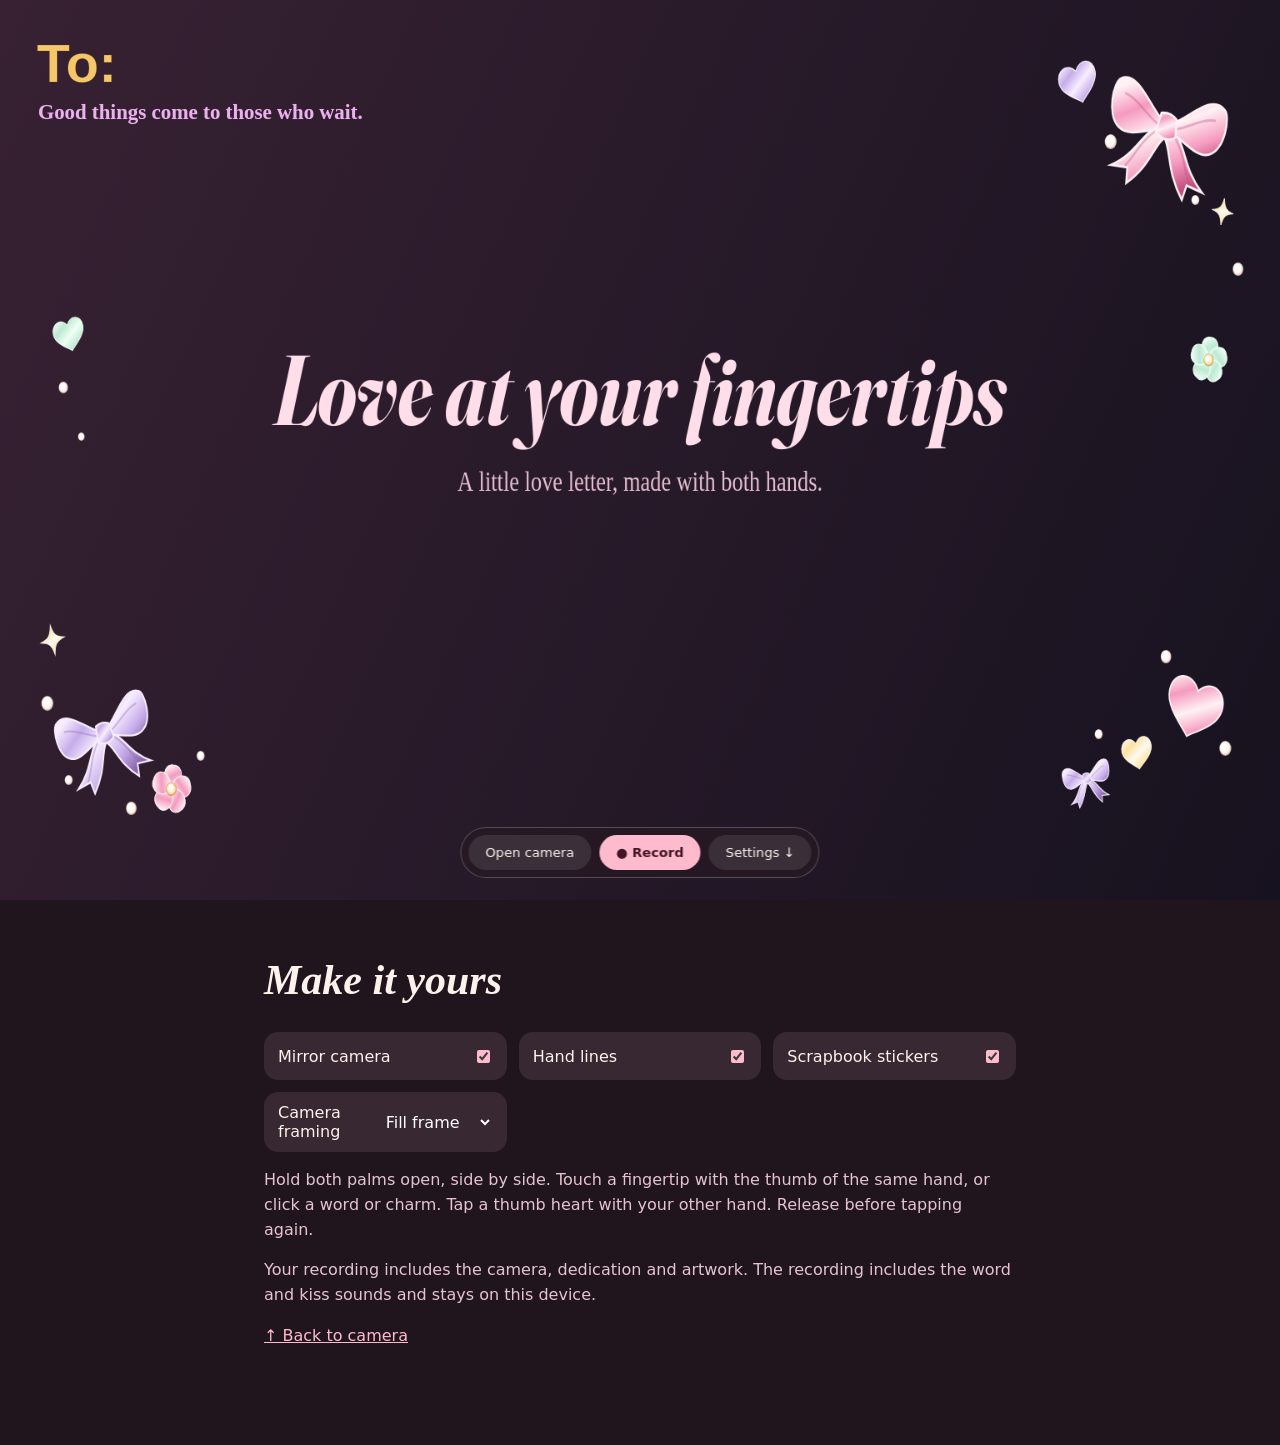
<file: love-letter/index.html>
<!doctype html>
<html lang="en">
<head>
<meta charset="utf-8">
<meta name="viewport" content="width=device-width,initial-scale=1">
<meta name="theme-color" content="#21151d">
<title>Love at Your Fingertips</title>
<link rel="stylesheet" href="https://fonts.googleapis.com/css2?family=Caveat:wght@700&family=Fraunces:ital,opsz,wght@1,9..144,700&family=Pacifico&family=Playfair+Display:ital,wght@1,700&family=Satisfy&display=swap">
<style>
:root{color-scheme:dark;font-family:system-ui,sans-serif;background:#21151d;color:#fff1eb}*{box-sizing:border-box}body{margin:0}button,input,select{font:inherit}button,select{cursor:pointer}button,a,input,select{touch-action:manipulation}button:focus-visible,a:focus-visible,input:focus-visible,select:focus-visible{outline:2px solid #ffb8cd;outline-offset:4px}
.stage{position:relative;height:100svh;isolation:isolate;overflow:hidden;background:#21151d}canvas{width:100%;height:100%;object-fit:fill;display:block}video{display:none}.controls{position:absolute;bottom:max(22px,env(safe-area-inset-bottom));left:50%;transform:translateX(-50%);display:flex;align-items:center;gap:8px;padding:7px;border:1px solid #ffffff38;border-radius:40px;background:#281923b8;backdrop-filter:blur(18px);white-space:nowrap}.pill{border:0;border-radius:30px;padding:10px 17px;color:#fff1eb;background:#ffffff19;text-decoration:none;font-size:.82rem}.primary{background:#ffbbcd;color:#421628;font-weight:700}.status{position:absolute;bottom:77px;left:50%;transform:translateX(-50%);margin:0;text-align:center;width:max-content;max-width:85%;font-size:.82rem;background:#261822bf;border-radius:24px;padding:7px 12px}.status:empty{display:none}.dedication-to,.dedication-saying{position:absolute;display:block;white-space:nowrap;pointer-events:none;text-shadow:none;font-synthesis:none}.dedication-to{color:#f5c76a;font:normal 700 65px Arial,Helvetica,sans-serif;line-height:1;-webkit-text-stroke:.65px rgba(95,65,28,.45)}.dedication-saying{color:#e9b2ec;font:700 26px Georgia,serif;line-height:1.1;transform-origin:left top;-webkit-text-stroke:.65px rgba(96,56,92,.75);paint-order:stroke fill;text-shadow:0 1px 1px rgba(59,39,57,.42)}.name{position:absolute;background:transparent;border:0;color:#db2c5f;caret-color:#db2c5f;outline-offset:4px;padding:0;min-width:0;box-shadow:none;text-shadow:none;font:600 65px Arial,Helvetica,sans-serif;font-style:normal;line-height:1}.name.has-cjk{font-family:"Microsoft YaHei","微软雅黑","PingFang SC","Noto Sans CJK SC",sans-serif;font-weight:700;font-style:normal}.name::placeholder{color:transparent}.stage.is-recording .dedication-to,.stage.is-recording .dedication-saying,.stage.is-recording .name{visibility:hidden}.rotate{display:none}.settings{max-width:800px;margin:auto;padding:56px 24px 80px}.settings h1{font:italic 700 42px Georgia;margin:0 0 28px}.options{display:grid;grid-template-columns:repeat(auto-fit,minmax(205px,1fr));gap:12px}.options label{display:flex;align-items:center;justify-content:space-between;gap:10px;min-height:48px;padding:11px 14px;background:#382831;border-radius:14px}.options input{accent-color:#ffbbcd}.options select{border:0;background:#382831}.settings p{color:#e5c4cf;line-height:1.55}.download[hidden]{display:none}.download{display:inline-block;margin-top:12px}
@media(orientation:portrait){.stage{height:auto;aspect-ratio:16/9;margin-top:0}.rotate{display:block;text-align:center;padding:9px;font-size:.75rem;background:#382831}.controls{bottom:8px}.status{bottom:51px}.pill{padding:7px 11px}.settings{padding-top:36px}}
</style>
</head>
<body>
<div class="rotate">Turn your device sideways for the full camera view.</div>
<main class="stage" id="stage">
  <video id="camera" muted playsinline></video>
  <canvas id="canvas" width="1920" height="1080" aria-label="Landscape camera and love letter preview"></canvas>
  <span id="dedicationTo" class="dedication-to">To:</span>
  <input id="name" class="name" aria-label="English name" placeholder="English name" maxlength="32" autocomplete="off" spellcheck="false">
  <span id="dedicationSaying" class="dedication-saying"></span>
  <p id="status" class="status" role="status"></p>
  <div class="controls">
    <button id="cameraButton" class="pill">Open camera</button>
    <button id="record" class="pill primary" disabled>● Record</button>
    <a class="pill" href="#settings">Settings ↓</a>
  </div>
</main>
<section id="settings" class="settings">
  <h1>Make it yours</h1>
  <div class="options">
    <label>Mirror camera <input id="mirror" type="checkbox" checked></label>
    <label>Hand lines <input id="trails" type="checkbox" checked></label>
    <label>Scrapbook stickers <input id="stickers" type="checkbox" checked></label>
    <label>Camera framing <select id="framing"><option value="cover">Fill frame</option><option value="contain">Fit full view</option></select></label>
  </div>
  <p>Hold both palms open, side by side. Touch a fingertip with the thumb of the same hand, or click a word or charm. Tap a thumb heart with your other hand. Release before tapping again.</p>
  <p>Your recording includes the camera, dedication and artwork. The recording includes the word and kiss sounds and stays on this device.</p>
  <a id="download" class="pill download" hidden>Download video</a>
  <p><a href="#stage" style="color:#ffbbcd">↑ Back to camera</a></p>
</section>
<script type="module">
const get = id => document.getElementById(id);
const camera = get('camera'), canvas = get('canvas'), stage = get('stage');
const name = get('name'), toLabel = get('dedicationTo'), sayingLabel = get('dedicationSaying');
const status = get('status'), record = get('record'), download = get('download');
const cameraButton = get('cameraButton');
const ctx = canvas.getContext('2d', {alpha:false});
const words = [
  ['I', '#922246', '700 121px Caveat, cursive'],
  ['love', '#9d2744', '82px Pacifico, cursive'],
  ['you', '#51408d', 'italic 700 105px Fraunces, Georgia'],
  ['so', '#176b64', 'italic 700 105px "Playfair Display", Georgia'],
  ['much', '#8c2856', '103px Satisfy, cursive']
];
const tips = [4, 8, 12, 16, 20];
const W = 1920, H = 1080;
let tracker, stream, recordingStream, downloadUrl, settings;
let mp4Output, mp4AudioSource, recordingStartMs=0, recordingBusy=false;
let clipEvents=[], activeClip=null, lastSoundAt=-Infinity, recordingError=null;
let resumingSound=false, pendingSound=null;
const hands = new Map();
get('mirror').addEventListener('change',resetReveal);
get('framing').addEventListener('change',resetReveal);
let lastFrame = -1, lastDetection = 0, sceneTime = 0, countdown = 0;
let mode = 'idle';

function readSettings() {
  return {
    mirror:get('mirror').checked, trails:get('trails').checked, stickers:get('stickers').checked,
    fit:get('framing').value, name:name.value.trim()
  };
}

function layout() {
  if (mode === 'idle') {
    const ratio = Math.max(1.01, stage.clientWidth / stage.clientHeight);
    const width = 2 * Math.round(Math.min(1920, 1080 * ratio) / 2);
    const height = 2 * Math.round(width / ratio / 2);
    if (canvas.width !== width || canvas.height !== height) {
      canvas.width = width;
      canvas.height = height;
      resetReveal();
    }
  }
  const sx = stage.clientWidth / W;
  const sy = stage.clientHeight / H;
  Object.assign(toLabel.style, {
    left:`${55 * sx}px`, top:`${43 * sy}px`,
    fontSize:`${65 * sy}px`
  });
  Object.assign(name.style, {
    left:`${167 * sx}px`, top:`${40 * sy}px`,
    width:`${389 * sx}px`, height:`${76 * sy}px`,
    fontSize:`${65 * sy}px`
  });
  const sayingSize = 26 * sy;
  Object.assign(sayingLabel.style, {
    left:`${57 * sx}px`, top:`${121 * sy}px`,
    fontSize:`${sayingSize}px`,
    transform:'none'
  });
  const actualWidth=sayingLabel.getBoundingClientRect().width;
  const maxWidth=487 * sx;
  if(actualWidth>maxWidth && maxWidth>0) {
    sayingLabel.style.transform=`scaleX(${maxWidth/actualWidth})`;
  }
}
new ResizeObserver(layout).observe(stage);

// Chinese recipients use bold Microsoft YaHei; English recipients keep Arial.
function updateNameTypography() {
  name.classList.toggle('has-cjk', /[\u3400-\u9FFF\uF900-\uFAFF]/u.test(name.value));
}
name.addEventListener('input', updateNameTypography);
updateNameTypography();

function resetReveal() {
  hands.clear();
  targets.length=0;
  bursts.length=0;
}

function frameRect(options) {
  const width = camera.videoWidth, height = camera.videoHeight;
  const scale = Math[options.fit === 'cover' ? 'max' : 'min'](canvas.width / width, canvas.height / height);
  const w = width * scale * W / canvas.width, h = height * scale * H / canvas.height;
  return [(W-w)/2, (H-h)/2, w, h];
}

const palettes = {
  rose: ['#fff1f4','#f59abe','#c24d7d'],
  lilac: ['#f8edff','#c5ace9','#8a65ac'],
  butter: ['#fffaf0','#ffe1a0','#bc8945'],
  mint: ['#f0fff4','#bce9d2','#609e90'],
  pearl: ['#ffffff','#fff0e6','#bd9f9a']
};

function enamel(path, colors, span = 40) {
  const glaze = ctx.createLinearGradient(-span*.65,-span,span*.55,span);
  glaze.addColorStop(0,colors[0]);
  glaze.addColorStop(.25,colors[1]);
  glaze.addColorStop(.52,colors[0]);
  glaze.addColorStop(.79,colors[1]);
  glaze.addColorStop(1,colors[2]);
  ctx.fillStyle = glaze;
  ctx.strokeStyle = colors[0];
  ctx.lineWidth = 2;
  ctx.fill(path);
  ctx.stroke(path);
}

const heartShape = new Path2D('M0 32 C-8 24 -39 9 -40 -12 C-41 -35 -14 -43 0 -23 C14 -43 41 -35 40 -12 C39 9 8 24 0 32Z');
const starShape = new Path2D('M0 -35 C5 -11 11 -5 35 0 C11 5 5 11 0 35 C-5 11 -11 5 -35 0 C-11 -5 -5 -11 0 -35Z');
const ribbonLoops = new Path2D('M-5 -4 C-20 -11 -39 -39 -56 -28 C-63 -24 -64 5 -49 12 C-36 19 -17 5 -5 4Z M5 -4 C20 -11 39 -39 56 -28 C63 -24 64 5 49 12 C36 19 17 5 5 4Z');
const ribbonTails = new Path2D('M-4 -1 C-24 9 -24 29 -49 45 L-32 43 L-30 56 C-7 34 -11 19 4 5Z M4 -1 C24 9 24 29 49 45 L32 43 L30 56 C7 34 11 19 -4 5Z');
const ribbonFolds = new Path2D('M-7 1 C-22 -4 -35 -16 -49 -17 M7 1 C22 -4 35 -16 49 -17 M-7 4 C-23 15 -28 35 -35 42 M7 4 C23 15 28 35 35 42');
const ribbonKnot = new Path2D('M-8 -10 Q1 -13 9 -8 L11 7 Q1 14 -10 7Z');
const petal = new Path2D('M0 0 C-27 -8 -26 -44 -3 -44 C21 -48 29 -16 0 0Z');

function pearl(x,y,r,colors) {
  const glaze = ctx.createRadialGradient(x-r*.29,y-r*.37,r*.08,x,y,r);
  glaze.addColorStop(0,'#ffffff');
  glaze.addColorStop(.35,colors[0]);
  glaze.addColorStop(.76,colors[1]);
  glaze.addColorStop(1,colors[2]);
  ctx.fillStyle = glaze;
  ctx.beginPath();
  ctx.arc(x,y,r,0,Math.PI*2);
  ctx.fill();
}

function sticker(kind,x,y,scale,tilt,colors) {
  ctx.save();
  ctx.translate(x,y);
  ctx.rotate(tilt);
  ctx.scale(scale,scale);
  const opacity=ctx.globalAlpha;
  if (kind === 'bow') {
    enamel(ribbonTails,colors,49);
    enamel(ribbonLoops,colors,39);
    ctx.strokeStyle = colors[2];
    ctx.globalAlpha = opacity*.36;
    ctx.stroke(ribbonFolds);
    ctx.globalAlpha = opacity;
    enamel(ribbonKnot,colors,13);
  } else if (kind === 'flower') {
    for (let i=0;i<5;i++) {
      enamel(petal,colors,35);
      ctx.rotate(Math.PI*2/5);
    }
    pearl(0,0,12,palettes.butter);
  } else {
    enamel(kind === 'heart' ? heartShape : starShape,colors);
  }
  ctx.restore();
}

function decorate() {
  sticker('bow',1750,152,1.43,.24,palettes.rose);
  sticker('heart',1618,101,.70,-.28,palettes.lilac);
  sticker('star',1834,254,.46,.17,palettes.butter);
  sticker('flower',1813,432,.62,.15,palettes.mint);
  sticker('heart',1790,852,1.03,.31,palettes.rose);
  sticker('heart',1706,905,.56,-.18,palettes.butter);
  sticker('bow',1630,934,.58,-.21,palettes.lilac);
  sticker('bow',156,880,1.16,-.31,palettes.lilac);
  sticker('flower',257,947,.66,.17,palettes.rose);
  sticker('star',79,768,.51,-.21,palettes.butter);
  sticker('heart',104,403,.57,-.26,palettes.mint);
  for (const [x,y,r] of [[1666,170,9],[1793,240,6],[1857,323,8],[1749,788,8],[1838,898,9],[1648,881,6],[95,465,7],[122,524,5],[71,844,9],[103,936,6],[197,970,8],[301,907,6]]) {
    pearl(x,y,r,palettes.pearl);
  }
}

const spokenAudio = {"0": "SUQzBAAAAAAAIlRTU0UAAAAOAAADTGF2ZjYxLjcuMTAzAAAAAAAAAAAAAAD/84TAAAAAAAAAAAAASW5mbwAAAA8AAAAbAAANaAAXFxcgICAgKSkpKTIyMjs7OztERERETExMVVVVVV5eXl5nZ2dncHBweXl5eYKCgoKLi4uUlJSUnZ2dnaampq+vr6+4uLi4wcHBwcrKytPT09Pc3Nzc5eXl7u7u7vf39/f///8AAAAATGF2YzYxLjE5AAAAAAAAAAAAAAAAJAJbAAAAAAAADWipy9GTAAAAAAAAAAAAAAAAAAAAAAAAAAAAAAD/81TEAAAAA0gAAAAATEFNRTMuMTAwVVVVVVVVVVVVVVVVVVVVVVVVVVVVVVVVVVVVVVVVVVVVVVVVVVVVVVVVVVVVVVVVVVVVVVVVVQSVCi39dCdHkbQn+r//6EIQDFvzupJ/yd+dn7c6E9UOivzvfU7zkZXRlPf/81TEawAAA0gAAAAAnjGMnYJp74jD0gtkMp/k/6BxwAXAAtwN6IrvoldBBcCAAh65oAEHFm//wATT/iI5/9d/hPCc67wn6YGwAGOIAAA1RnU2q3e88Bp66B9Y9kyZNCCCEREZEY967SGAa493dxD6eFggRkTpmXb/81TElgBQBAAASAAAT088HHwusSZ1IcoGCRBkLXRt7CMmiQ6bh/a7FYRtqIMp5A5GjnULgxhGG20DBGSIMXWIEDCAnbqEHpmEFkIiSYDOCF5bTQIq2IAgwHSUA13z1w5MnuWmyGPd+ygg/XB16YgWTbiAis2BYWb/81TE/xqjtTw0EYfgRF7/2e2J2eAwtokLCJCzDUzEI2DInAEAAGAwxaNG3tz//9QRo26QIBQgh7u8EBwHgfnwibvli4uLv8ligoKJLvcC4uLi7wiJcIiVy6IiJ8IeLvfyWLg0FDJd7QUF3/d9BcXFxcXPcs9Kl9D/81TE/yqz3YTUMk2NgUMtCETt9EIFBQURILFxc+BQOBRRQGhki4Nwbg3FxQUDgGgNA8FERxcXD8Xe5epFwVgLgLgvPgXFz3d3d6+ETLBuCwPDJc94R3d3d3uSxcXPSADwAAAFAiClmDsRk4ARq3P3YctVv5V84Lf/81TEvyqjveQBSUABO0VqQBbwogWFlOmgxcAqAFcLWEX7uprwmQKQG6DbIF0kXoIVoLGHPDjGDJx51L1OYE9NBkYmg7R7GBiSBto1MzL+o0QQJ48ymPg8Ez46Ku669lLo/pNy4ghkodTN5mUEEdSCSa0Ve/3+uyv/81TEfyi0HiSjmmgAj3Ni4Pc3lxlDzOLNS+1Ta6SbK1//7/U7fvRNzNI0QTWfQWedsFotFYoFYEFYtdttYoueF+dnA2xqUIDEoPTTNx7mZqofB8oMZkc+okw+GxDGEJM3HhmQ6E146mZul/TTstPUmu30DiK0Faz/81TERxgB1tZfiWgAzV6FN3/TR33tP/p9X7vB81fpnmUNoZ//6qBXQIIRFovfXhwhqX1PkUpm3ZdCzGLWucqc11aw35cz6xYyL4HuLQ2UgkF4DddZ0kBMBu0ZdJaqYEgroGr9a1dA0bZAwN+pF/Q9t7HjM4YEDkL/81TEUhehmtMfz2gA3+a/o0fO55T45/9WlYoAQCuvzuU4olKC8gz7BoVFsVw5dU6DGLXaPr5hYMcAKmK8kXYQniJ5YzRvw+YEHHHHLCt9DY4AMxEDjT9fEZQDADjT2eEBr/gWt9192Jdtd04b7U28oYZRBch1PN3/81TEXioLMpjm0YWkEvHjkMusVBCTa55MbEuTSbWgEBiS/AIJCVNzJ9bzmNqOJKn/sdlumdDGU5tOj6DGeyuU9DupO3kdSPor6u6Q4VCQuHFm0f4jAcoqYEPBoAcF6TC1f8DcFFFx+GgX8/zC5mFfMz7VAykra+L/81TEIBtJusL2fg7oNg1LNcfxbuXqkVXc0X0fWpnuYVjfnCyBi1RHb0bU8bPeQJluQObMIv/oY6syo1M8id5cRfxZkVSIBK7lSMgenCKRXraVbMrYWCjSagzVAbbRiB4m4//qXobhls2AfAQUyDVE2oUDlryE8NH/81TEHRc5Ks62eEdE1fr5Wi1Xp+hE+8Kwbivp2851Fv4gCsj8j8aMkSChQETyBYWIKGpYpQTaOJCf//1q3dLllAkPC48v7dTvYftXMKtNK83JKNWrjRHC9T0VdhdxHNcFSVwaLh5EA97oQBUNP64bDNbhw6wWUEP/81TEKxaZEuYWelCqHmWHJKILmx6TVQltuWRFwRChPmfijGgcQh1nW3/4xKU+hKJ4eHv3adLUMGjTaE0VpyRUutwT1jddHioiYqE93Ly2E5Z7aEgtPUbDgnNMDgOpk9RYenXWhQSSeuRP2j9/rPX/O5i7MZZjoqH/81TEOxgB3tX2ewR+kmOqto5ioj/9n2srERv7nEoJlvWW6TTPkSiFjUAc3+jI7+aCCevQGYbrHriqXl17SA6UWvSRq09MldO7ZOO4HVK5IDIkwYcMxe+iJRaunKSpcwvRKsYi95GWQ4BCgwGjITBcyP0+SCpkERb/81TERhco0slWDhgOu7NXOYk//9AGNL0W6g76N5Oq/4h+cHLv1gDNuSme1jY1awPoeU20Qa38BDd55ho2LiRSxvdzcdV4XlM5W4HEoCQf6fCpO597PNGdzLoum/TtPW+if7//VUpdXWQ/p///+RIIke1Ral2XNwz/81TEVBc6utF2eMUSSLHRC5n/U6wZZVRLjItuMTH3AJrq+B2iXoKAp98FGdMh824nEY+dwRX6/CqmaGLuW03TqZ5wIZTjOqDCnkLZxnqEGCoXSaupQIQ6wi1zVT/2ngvOPDKySBEn/q3X2uZ///u8ABh5BCrWezb/81TEYheJStZWewRatkactos/lgSEa7rkTSCTwhC+kJeMzMKH0VZymgPc7gFUcVCoWrbC9b0kM/imPUlrk3JSqqtEFNvPSU+4M1Wa0U0y6yZ39f3hEFF0f/SiOmT2z//9JeTjxgrVoLKmhdAC1ikC2jOL3vRsmg7/81TEbhcJAu5ewwbKnAXcPU9Iw3rv3AyvR8O6N0B6u5fR9UyirQjqoVp+oVp4p2DpOYeRQT3ek3//R//ViMYCM5nWYqXUxM2Q/+oXWUCgmo//r0cqROmFErWA/Nn+FGUil+5keTn7RQUiQduuzzuCxmajrnF21t//81TEfBbh5rZeegTgslnmX7S+fyvtNf/O+FrkpODUYo/KkotHTFz+rf/7dj0VrsMXT//+zeZYidf/4RNunoSJgBrV9u732tEUxalgIRYZTwuSOskFuKkGY98AUo8oLIXorNwI33a4EtIIttzpb5dSq4v3LuVtDdv/81TEixeCaqB0wYS8poQflFXZxE9hjYiB3OStkJYzk30fldDPY7CbvFTn/xYWNrdO7PVnr5LWEXLdZPfnhzzx0kdQTJAmYnwwdCQShLQt4cYxqnR/S3MeF0goEe8QCokCwNLZiNXaWYnqWNYy6+suGKRqgXScSq3/81TEmBo54qJ2ekqQEoGSRkm7UmUiieQTSRZysnM6UwLpfGEHcOobYigmQC+YDMSIlY5DMRglSAXC0tJQkyo6XGpGRuxOP3UtVA7Us2JqRUUjxiiboXSRZ///+u1akUnXvW6H96jatkUH+nq9Kil9Gtv/9GpL0Uf/81TEmikj7mwpW2gB6qnWiySnUkiYsMoGr2rWoEF9ANEPGKYGbwIjkbNayFLQSCuwxJ3C0EOoSXgh7kYc6Pdk8ZU8HS6azpUbNPjM99Vval/C069o+pb+l5nKCdBAaTxNoad29Q8PzWPUgDCq1Q08wmEvyjXMCcz/81TEYCmaFm2TmngAFEo1WZcJvSBDcmNgetzWqrqqKoTM1BizuDK/em66xr//X/x8yPSSguGDksxRioJyB+KiGAHB1iiDVkmNqOZW8gz+kYr/tXWNS2JXXa23eRy7WBoAB/wtCiCgZ9TbGMJ6V3uwq2XynN9CQer/81TEJCDSDpJfmGAAwEjYZHgkILUNljjj13Ppt7blJ285NszWlLQtEs0omEkCwyam1zrisoZz6KYCydxxzsJjz688hshacVXuG7j+W+2SSKw65rmpH3fYip31Xx3tFNEWAqMZ9SCZMyCBAlrVAalYAfo7CEtOuC//81TECxnZ4mBlz0AAmVtxtmSU0N7NWd7Jhg3TegVjpdSGaYapcVgYajEd388rzB4oVc3AKgbODoLWaSn1kOQiGFmZrd25TWyyv1S8NcMPlprYw2xCALgEFHtKo25GmJuSER4aEj0lBoKqDgBgEYTx2AAUhxC6J9X/81TEDhp5xkgiegzwkBkbz4Xbs0YNKIyZtfVsuTh1IipxEcGmQaZLVXXqufZw0UQJhBmpiajUySyW24KEi0C+WjL+WvvOv23z373nc2SJdDCxYOCKqAVEACo1OGGHXZVogrWn//b3/9UuwOYTISYDMSa8o4kAgoH/81TEDxTRRjgAeYY0gEkSJGonAIKoklSr7MzMpVS/ZVUr/xtQEBAVKiVVVUl+lqqgLx4KwWBrBU8WDtQNHiOIga5YGga4NP5b9busNf///waVTEFNRTMuMTAwVVVVVVVVVVVVVVVVVVVVVVVVVVVVVVVVVVVVVVU=", "1": "SUQzBAAAAAAAIlRTU0UAAAAOAAADTGF2ZjYxLjcuMTAzAAAAAAAAAAAAAAD/84TAAAAAAAAAAAAASW5mbwAAAA8AAAAfAAAPSAAUFBQcHBwkJCQrKyszMzMzOzs7Q0NDS0tLU1NTU1tbW2JiYmpqanJycnp6enqCgoKKioqSkpKZmZmZoaGhqampsbGxubm5wcHBwcnJydDQ0NjY2ODg4ODo6Ojw8PD4+Pj///8AAAAATGF2YzYxLjE5AAAAAAAAAAAAAAAAJARRAAAAAAAAD0i/3Py5AAAAAAAAAAAAAAAAAAAAAAAAAAAAAAD/81TEAAAAA0gAAAAATEFNRTMuMTAwVVVVVVVVVVVVVVVVVVVVVVVVVVVVVVVVVVVVVVVVVVVVVVVVVVVVVVVVVVVVVVVVVVVVVVVVVVVVITxK8LeEHYQHNH9LCIDYQ7E5v00J+k/CeF/KafnxA5pTf0eK6dhffhP/81TEawAAA0gAAAAAz/0J30QGOaPCc0JK6K8UzR4rwqTzhPCTdgBXNBaLBAGwh+IHFhBG6Im8GF9FhFFgAkDcg5gCv/wgMEIw7CwAGOEV/dhgOCKePM/D7iC05Z0ciXUFlYFa2QFpACbuH3EzM2G/ust7PpAnB6T/81TElAAAAAAAAAAAM1MxBwc4IJlEzEV570gmYiTpB9lSZkuTrN7QeeUM2DMP1AmVjLIIkzEBdSMB1mKJ1K7og9IHri/Hx7MQBDVkC1xlum00q71MyD03JnIOsAHrABAWtaB7W2ucMiSaie3JjdcjSYrP7/+T/Ub/81TE/x7jfTQCGEah0ESN6CJG03ue1GJRMN1CotiA8KMXR7DEdLMiso6aNRyC0nIyjkiAiwGMAQWaJJkYELvTbwRidRIUMeD0iGRzAAgeTJ6fbSTp07IREZfMUgT3mIaCDCBY/np/nhE33vTFRzMe9jIezAAiA6z/81TE7io76YRUMZM9QPohllIrTIPUH0CSAEbiHvXhiCr3Wi7vnp9ou9jHYEGHheund9k2y7snpAnZiB5O7uIekIhsjwQIEIz3d7EQ+k09s/f7ggQy9e9u9MISDk0yCBBDDJMz+4UGRHRIbzRrGAYBHBwF2PJE34f/81TEsCdrvfAKSYzd8fycwl96Nz+VjHue8pXmiRBhou7P5YpZnKECgoOl+XS5ukINxoyRSkQx5LHogoKL0eZ05YdigoCgGhYdhwfIoHiIOcYNIFHMu1HwpA4hP/uBAETiE7/p4MQXPiixcXF5SmMRefvTri22Wd7/81TEfSVS4iQTWUAA/iihgAb+FzTBAEPJh98eJ3rB8HyaVAgEFWovit8EnWHGauKXvwYUsDkYggnHJ2Pgi86cj42uD4T3MY+PCQPAqKgXiOf5Z1oWQ//VkXc/+2YxrKxtslNdpAz9nMmPQ0cIDKsQv3l354s9P2r/81TEUhgJ3oABmjgAf8gqv+j2f9DGrqPK9HWqANVAUhBaanc6ByiHI5CVLXtfxGU1QJdP0s68Vjv4wJ+dmq2OjqgGM6DwRBpqjUady9pAaNud6ee/Vv0sY39kXNjc04bDgkKccYL2ICkD6OQ+nW85/z6HuZ//J///81TEXBfptpW/2TgAy70/VUjlUFagE1K3a9EnjKmo94tHpwE1S1ISsfmLSlZAYJkH8p1v9pMKqbkKv2HjQO5acK4GrdLYNz2ZlPkt3Ly137+70zSZzKKcmcd2W16Z9xte30w//P4+usw4w4uVGYJk45do+ccj5O//81TEZykD9om+0wsYVrBzFZjvX6oQggOISvjxAQCwkOCZwHZGqLj3b+SpzMU50IdV/fp/JKcjDg4ofYXPFxpP9vWg5WnT/oyCpoIDrSpaAEpNDEJtbJJCvV2kdGYr4HyJ2/t8FmVO5qdsft/1u725/pscvzw0ovP/81TELiH7UqJeysU0eGP0IzdW9f7JZbMc/O6t8Pr+f+b9pLbX9/Tl/k3VN4Kx0mdIQPZLP2xW6pU/nSU+RvIiUGf9KMQyqcp10J/71EJDCYQpCJspY/R88ghmqdzrcYQ35Xka3eSUggesbkqBvw/f+kiLYkLIevH/81TEERc5ntZcesTOWRFfJIJusuUY7SHROcBg4zaAg0vQJICA/nJsQjkMYp7wEWlcikatCMfJ4Zlqn//RlhgPGKmoAKdTvycJE07uTwwA1pz/9zMCMD/11WBiepp3XdAAXCv7OEZuB98IiasE3UgEP6QAtkQ0KET/81TEHxc5RuceZkp4EbSyeMeqr7AxeW9+lXyeqL7T2SCemXIzph0euVJf/IgBK0FOofJqLs3fs+ofd1+UbD7v////2nRCTr//zNzPS/du2uFuQfGfY23TalSrQVdZBJCa4zICRVgIwPMHW7FndaWNP6WtMbuwcK3/81TELRfhgwJefpqKFhdAsGJ5Q+EgiyiozU84X+iSiOiQPP9ynsakggp1odSC9zffKbPP1f//Z4ssS+rZ5v6qp6ZWm89ts23Be9vfkHUapZjwLNp/6QOKN8GY6+bGglvWRKIKuPvX8M7xAYuNKaLrDDH6Pztz+3n/81TEOBch9yb+eUdSDKdAmHXorZ09P8itoX86HRtAlco7/3/cs6ERQEAWN3e7lcORaqWUeZspGCWLwAxeXRBPaqU6HfwxhKiVHmxIgV9w2/OQGs5bgDcOJmhvyuzXyoLS0vaHAxn6MMnSocUmk9fa0uIgOGa3bZ7/81TERhcoxur+G9gcGkR5qK9ossmNt//+pLUGlE/9JJh/102JJkYKAKTzVi1R9W3RdlfbPICz6yuDeVW+vjGjfBnPo3U6kS7gAKS0HBkm8b9BAEx2M26eZQ75cs2ECUCNHaW6gi5AFFG6wcJDabv9n1JeadNpvaf/81TEVBbZOt42eYcGmd+9Pfb/w2quRhkKVQc3856lOGdRuI9bHKovieycHC8mAlCOpz5K6yttNNqY+od9ULomkxVdd1bm5DlRgx9H//O3Lo7f/UE////KGmGWiJw0MFw3XXHHmEYILFX/579Fzdi/KMtwSis9IZb/81TEYxXp8uY2w0SWK+sk/JNFhIgdOsJMgyVwvljLDEup2KmkHBG919xgfaSty4qqS17xzt2r9NbOY4ALW7GN3dFKrOUHIOpAL8kDTgVJt2//+VKrQEG0GE1KxW68VYElQMQbABJVbvaCUmt8QAcrk9ELIbGyCHX/81TEdhehrvI+egTuTeZSkQ475wZzUmbLaojl3lIMHasbqvRXjx+vzs7dW1bVZpSzBAOtU3Ny+bUctQ8/5iz6P/9lHX7r8J65kAF//DvyAcVk0hkNFSbsawuxxnOH6X+QicN9VZZfltRW88tqHKuzAyUTI8n98Lr/81TEghahrsIWessK108YzhejqihmZHbN16tqboc7hgQGunYdgIHwVeJavb9F0RV//UTeFXkn9k7EvVRFv/b9hJSCAHHLDdnUeB8p2tKwpkiJRWhQqwUJiyZJkDOwmtxp16vDKwraXI6w1yn8eEtyjC/FJKqYnsn/81TEkhb5RsY2wwSuFTd4W2PMORlsqv9blb+66O6CLAyaNbjVnv1rsXiHFzBjFb/62/6GdjO5SmAlZsr///10V2BCmKgI9bI8JlhRoKhoqtbv/8CvHwqFJ2b0cHQJxL48PmGxDNzEWmmE7zh0oYxLb4qfnKSSqYr/81TEoR+6vpi2wYUwcOcoeZgUCxqSq2oAXrhMNTji1qogiKtjFpZUVr27urn4t0KB4RqJaBmLAJB+HjEHJKsc7tO5VycxcoLMwpVf/FfK0z3/OvEUyqOuphhgMiwDue/MkWCSWCl3dHJVsJESJcCwbNu/NRZws4//81TEjSRCPngO1hA8vFQCGEIZpUqxIwuGHgKTbJA8SNu407+zdi/dYbO9yY1I/ytV7316zhSKzlKp6nqEoTez9v3b/TyfjMKiOQEF0m7kKu9Y083Wj3pUfU4z3H92+3Ioj8/fd+/xD//vtv7ZBqb6zth6fdhYXWX/81TEZyHbVnQi2YU/sg06/euxO4eS+er//yzr0/bqnETkz/gO6/M/dpyzkb9qQTt9ZWtVsZMWNoEZImPU3UdFzEkPrSs0qhMqQaUZyNZCPtKqj9Y/hOOD2FlqJipqnKJIH6Rzq5pcRH8wre9jnNCvHomCAmItWVv/81TESh/K+pJUekZ9Oc/y7D/i0XKzkbh2eEdL/PKecdXqW+ijPOmnm5vdCD8DGQc3+P6/9D//+OYwdSkWVzOMu8XVKXlJeVM6+tLPvqVGFCcsKSZUdc+aQKKo4JFBoG2skPOkbpsv4yV3/NiyYESMz3ze2Q7ko4v/81TENRdpOqMUwkY0ixkkImLEV4sksDJiPFmPtjnxVpGukXUETEq89Tv9dX+Y11f+RUjqoLIzbXUk7G7SB5QTwCEvHlUmIPJWm6SHk5HM1iHpqr5uShGELGCSs1u5puyt/kZ+03NmzBuDwmYuLAsEwClyktA7Wp//81TEQheZYpZIaYY0WhinLIIPoTrU+YFHe2xr6ssRjdOWGIPJYV7x3TU2f2NMszSco9o/4dJBViIuRrK07WvEMK4xehKY4GM55UfQ/p0mOosvMjWvI2aVjyhpUdW/zc2MNCzsslqCU/RCogHGwcGsqCxNQd0OWZb/81TETheRqpZUSMS096ZB8ky+v/5WBQVFRQeEOtU/aUBAMLVTkI4FspwN2gcsyYIh1aU9PUS9pVd5u5ssm1bZUXobVo8tmmYSAoZpFToLEg2EwEPErryVOIRSFUAVq3WHXEfWgSB1T31f+E3MvKxTkVPlj1nnmZb/81TEWhd46nmMYkyA9WSJVEgWIztmj6FbXx6opJY+0SLesiFTSsvHLj4xImr8SElIiZCWDRwUaglKVSjH9XVcK5NhhQNNOniz6nyp1p4RFkFXEJ08R/DRI8SQjzv/+If3/d//VUxBTUUzLjEwMFVVVVVVVVVVVVX/81TEZxTpOkwCYkZcVVVVVVVVVVVVVVVVVVVVVVVVVVVVVVVVVVVVVVVVVVVVVVVVVVVVVVVVVVVVVVVVVVVVVVVVVVVVVVVVVVVVVVVVVVVVVVVVVVVVVVVVVVVVVVVVVVVVVVVVVVVVVVVVVVVVVVVVVVVVVVX/81TEfgAAA0gAAAAAVVVVVVVVVVVVVVVVVVVVVVVVVVVVVVVVVVVVVVVVVVVVVVVVVVVVVVVVVVVVVVVVVVVVVVVVVVVVVVVVVVVVVVVVVVVVVVVVVVVVVVVVVVVVVVVVVVVVVVVVVVVVVVVVVVVVVVVVVVVVVVU=", "2": "SUQzBAAAAAAAIlRTU0UAAAAOAAADTGF2ZjYxLjcuMTAzAAAAAAAAAAAAAAD/84TAAAAAAAAAAAAASW5mbwAAAA8AAAAeAAAO0AAVFRUdHR0lJSUtLS0tNTU1PT09RUVFRU1NTVVVVV1dXV1mZmZubm52dnZ2fn5+hoaGjo6OjpaWlp6enqampqaurq63t7e/v7+/x8fHz8/P19fX19/f3+fn5+/v7+/39/f///8AAAAATGF2YzYxLjE5AAAAAAAAAAAAAAAAJAPeAAAAAAAADtDVG0X0AAAAAAAAAAAAAAAAAAAAAAAAAAAAAAD/81TEAAAAA0gAAAAATEFNRTMuMTAwVVVVVVVVVVVVVVVVVVVVVVVVVVVVVVVVVVVVVVVVVVVVVVVVVVVVVVVVVVVVVVVVVVVVVVVVVVVVCKX6uzH//RTiJcmQPapxpcmQPMVFRmPT//f///9UZn1Q0kMCwmQecOn/81TEawAAA0gAAAAAIYDAljQ9F/qimGGOT7M//0UxRxYg+pijixB0VFMzHRUUxRxZD8zDiyH////+imZjtypKGJkDyizkQ48geY5RqRCFJ6IDAXRAg6btyQBAYIydGQElRR7ZGGxQYnDwLnwoBaWT3qBQEA2Tz83/81TElAAAA0gAAAAAvaguFyemIQz+chQYtdHvUCgkLgmbnP2jRo2yM2oK2/pQAgGGUY2CZPOGbmo1xW3v65PBMNyyerhtxGbQJt/9cjBMEye0SDByWzMzEMRz8zP3KTNKUmb3uv+F4QBEN+X/lNQgQAejcOz/KUL/81TE/xqj9OAMOI3suAQ8JAiMvzai8zX31e/My3GSCZuOTt0gNBEJh4cLL3bM0ZIBAdNyl9X+cCQJBv15YJBMivUqSb6vlVKir3m1jgwUjknEbS8vQX2VgTyhxDmUWjXz+s/3wHJ+TNfnP/AiZ/lyBzh72lAQ8VP/81TE/zJL8VwCSlkdQDYUjGu9Z+clAxVQ/9IC3XEVzRXjACZF/IQjL/9T///0J6uQOEnUPh887kJzzuxxMDvQgcAjIQgCAQmogHFop6sp+p6UIovO9UDn5P/6ibi56nQONP9fznecOBw5Lh6IHeQbKf84UAhS6A3/81TEoA/YAgGUAEQA35QFWz5/A5bOKip0v0U5HnqURjgFxwV5us/8f8r14x4hHEJ3f0MggiCEI/gAiv0AGh9Kj4n0u39dUo79lkuBz/4nh8EwItAn2+/aiUOCcP0dx+UIVW/0DFJdR0Ng/HwB3lhVMXaiyEqyqF3/81TEyxc6/lQ0eMoIPAwSxVpuHf0f26KR+T2+qn4cCeO5BBkV0DaqOBiANjgiqroDDgYeRRmc5hLvXZk092p0f9f//Vaa5f/669i///7fya7XYQ58hCLHIIlo9AhmFaK/dt7bG5I2oRSQX82XyA9pNcqpps1HiuL/81TE2RXJknwAyEa4SV00K3tyv1IJBdb0KCgs1Fh+DUgwUAYFbuXRlqFa6tmuuf1GtfjS75Bowionx/lSIRZqC8G6mKgwgWLZYwlkqatWYIJA3o0lW+k7otOhTrvhCCTkd+1Eb/nODHBCHRTfg76n6qu/PfQl2uf/81TE7BnT7ozK0wRlBZGd23PdhrAgbCzqgb+aHZtWl+TLZ76iUFS71onM46Ic5uiqm3WUtSxvWtgOJz6mgNQuejmcsZCmGTp6PkgAnYtp5C3kx0ZiRzUrH1MYoannKGLR9j9PS8eUNxv9QMAcHsq3//4cQTOQ+9H/81TE7yPb7spewgTeYB1uusiKpKm9fAX7P/2pnDSWXPJxa+cspe38ailJk02YkRJ1qQSTvstDX//vWy9LW8c9A8KCL2Cpz3rs0YfIzBGf+R5ERQlIwbxmT//onW//3SH//+C5N6kqILaLKoACl9eIfQgtMxmhQfn/81TEyhe5GtZ8ekbmJCG/b/ooOgpI3gqBVmXRXSArmiCEPRwX8/xbZr5URva4j/L966gGAwsKExOeNCAAA4KTntqWaNt1///7ooVOC6tet60B///+hbzodZSxxirAFqYdFgDR79LW3QKpgcVf9ZxwaHO9/8gIcaX/81TE1hdJqtZceYT24U84jCW9Nw7gLmfykfZ8tKS7idqH8WrftRIAvZowSjvPTiXcQ4xNzjahrXxxNRXLY8oqQPAR1ZN0iE6d2I3////0ZPU1b/qf1+Yjuj6f////QneYfkEQTFZlCSd5uZgF1u7raqmFtBKTfbn/81TE4xcREtceeEzAFEQm338nQgs/O24be4mqSiuJbVe/Jm47+GMn6x9S0fzDNGGgiEcb1CZ5kwi9MOJ57ey+Qj0wB3/7KXQkv////67bOhKIb/9qIh3+v///9vvS4wdzuyAsd7hVoQVFaImIADJHjdMxqGoLC9H/81TE8RzzrsJ0wsrcHUARBzjfWTZNvoKBAEmvMjJhSzyMVh4sakQOIz14jSMyqspe05z9NVDVE4InyQF9ZZydS+Wdf/79EYrs1/oiPSv/////vX6f6t+5/t9v////6vsoYqHqySrGKyWRIS5HHewmv6vMiCnXA0b/81TE6BrbwtcWecVJkeCi6B0nhsAaj/EjERCu0IBQe3qIC7FpoGSL18mrzyGR1gqJYzKTVbUB4xf//TJUymZQ2/tKsap//5AAk+xrWf/5FhM4Jllp1sN1AIYoQHf/6KWFSAGTkDnIVWEAO9LEQI5tdBxBsrDGziH/81TE5xpLst8egkS8j0BhHFdsWCmy/UiJe1cHOqtPOSrWmdujc7SxYtc1VlH+TWLQ1SGBTKMQm6eRG1Yzs7Jldatu4Xv6ghoaNg0Llv//scWeRsvklB16Gv//74tWHzgeBUaDioEBKf8Q9vWun94IC83ZiC7groX/81TE6BsJ3uJWwkaSrRMoqYgKdVfNBP8EDEnPTRejyMaPIFzzzZ7kERWZdJtKlYeEDMRCsrffqr0p7UKQTSVpHR/uyshzqxznZP/////RzIxuy/or0q3T/////r9+ssVIpwQ3VYDFP6abkcshafUQOu1BDQdaGiL/81TE5hnZ1tb+eYTQ4MM4ZmicEd5cNStM1XUQyupypc0DN5tImtvGbm7b+3ubqiFCITIJA0GhdHnf2fZqopqlFHCgXEQsWIEzSb//JHNAp4ia//87EQwqztANv//9UWSZExUOAqHAaUgFIgDjMFEr49HGJc5Yp+H/81TE6RqbysbWeYrNWedtJ3qpX7hcCJwLgI3DiSfXJoWXETU5giKckDKWerFdXOpkKZ/3QMQWXTlVm/ko7tRKKrFLNV1b/3Ks5vX/////9ab92VGHcBEnin//+ibKNBoyLE2OBoCXvdKlukHRlaLtAIoC9VmoSQr/81TE6Rtx7to+ek6amt7o1rfKQIqdLhNdaBDP4TzF3m4M+JcBSmuhncYUYxkf1q0woMQV//96yopGAhzmo5qq9P6I4Xl//////6r7pW1luYMZ3M/X/////1o/2UrKVQQqwIwEP2m7xQ633kA41GRQcJqc2WPMS+L/81TE5hly7rJWwkSQHTPzqc8LyXy/D+RkjUm1V2Y/pdBEcVSNKjsgiXK2V83lVEMYLK7G5Wy/rLTQokLTHZfpeWa6lRFKVf///////lZIdVlR6Cxr7+//////+rG1NZqziu56DALiAAwnZEoKVYONO1eUcMoHti3/81TE6xq75qD+ywSQARZUwCJQwQMnSXIgA90roAMEm4I8oNtNlCwgEA6p6ee01afc8KaCEH0WYJ7HG0WXBEj0pK2ZuaGDdzEoaSRd/8Wl9LKOpYcZRB69Nz/1FPdXmZhhdy9C6ul3M8zMJuZ0utVO53OTbI3/unL/81TE6xrj5pD+w8pxSqHWt47Vx6f/Tr/9D8rRERYOqw0cYijBcVDoAhwWMuoIAq2cgDgJnBUFGJEDYEZTFMJEmzvrg111X+l79WqHnZBAzxN+7MNPMOoTjYYEEgnL20qimkciIpRtU+1G670obW2WednprLg5X///81TE6ieT8mA24gsc/HLYncfZCr62839t5fMR3VpzZ06hSh19xy3ZfVzd6M4J19rO0P/v/5u+WOBErpZ+1SBU5InI4479dLb+IADAomcL+EANXg0KM0jCh0vNJk6XRV0tZfjsw6tZMmkbqwe5aMwyBCRxF1cku7T/81TEth7KSmz3W1gB28iuSqVTtl1uNpkjumPzT/dcvGeJ4om5vMBzMhzsbKqpG5mo/j48JxZFOj2N8oHK171rTLhiWJuWK+6cUsz9njwWReewn1VzaiugRHkONmv+vjvIVbv4c8SeBWkkfFoKwqDTP5ceaAhQTkz/81TEpSvyVnpdmngAMnG///jR5oCIJk0IwEAEhThZ6NcBTlzLQDhUuFHBMEQ2+jjR6lls3q5GoLlmMuOBoJaCh5gijB5NHwQ90dUfPtLVZE4t8aTF3717VLf9991FVrP31r81PLXsvH5HF9X21RRw6FzCoqUKmVH/81TEYBk6HlQ12EAA68o1v9YJqIAMsw6ghkL1xiFMflKEYgabHMsCKoPUrUCxh8mn1SsSgmbQlULmVaesyy72f//DCqQxhxImq42Fmn2eRHhjanfjEFW5hmpZf381IiIjilktIKW2DIaARLWGzAiSd9gBTRTq/7v/81TEZho6DkgyywZc+v/XGUGJAzQAyFaZgSIlwAjVJPQskJLirLVS81RVJtQqgsHcr6gaEp2WhoRKDsShr+SLBr//EvO0ZV3+dW/5W/Jf9n53dhr0KhAGBUHAcIHoJwz/KIihIoUBgR5h5hZQoso+LSyWfyxrLKD/81TEaBFIjjwWekYsgYIEDgsLCwqKioqKC0WFhUVFRUUqFhYVZ/1iooLGn////6xVsWFhcVFRUVFosLC4qKioqLVMQU1FMy4xMDBVVVVVVVVVVVVVVVVVVVVVVVVVVVVVVVVVVVVVVVVVVVVVVVVVVVVVVVVVVVX/81TEjRWo5WACSYYcVVVVVVVVVVVVVVVVVVVVVVVVVVVVVVVVVVVVVVVVVVVVVVVVVVVVVVVVVVVVVVVVVVVVVVVVVVVVVVVVVVVVVVVVVVVVVVVVVVVVVVVVVVVVVVVVVVVVVVVVVVVVVVVVVVVVVVVVVVVVVVU=", "3": "SUQzBAAAAAAAIlRTU0UAAAAOAAADTGF2ZjYxLjcuMTAzAAAAAAAAAAAAAAD/84TAAAAAAAAAAAAASW5mbwAAAA8AAAAhAAAQOAATExMaGhoiIiIpKSkwMDA4ODg/Pz9HR0dOTk5VVVVdXV1kZGRsbGxzc3N6enqCgoKJiYmRkZGYmJifn5+np6eurq62tra9vb3ExMTMzMzT09Pb29vi4uLp6enx8fH4+Pj///8AAAAATGF2YzYxLjE5AAAAAAAAAAAAAAAAJAJmAAAAAAAAEDik/gs/AAAAAAAAAAAAAAAAAAAAAAAAAAAAAAD/81TEAAAAA0gAAAAATEFNRTMuMTAwVVVVVVVVVVVVVVVVVVVVVVVVVVVVVVVVVVVVVVVVVVVVVVVVVVVVVVVVVVVVVVVVVVVVVVVVVVVVTEFNRTMuMTAwVVVVVVVVVVVVVVVVVVVVVVVVVVVVVVVVVVVVVVVVVVX/81TEawAAA0gAAAAAVVVVVVVVVVVVVVVVVVVVVVVVVVVVVVVVVVVVVVVVVVVVVVVVVVVVVVVVVVVVVVVVVVVVVVVVVVVVVVVVVVVVVRWyeagMkqfOswAwCXnXtTmnHT63MeHZ/AYRYsqsWFQRFJLP2HGxLPzs/Jb/81TElAAAA0gAAAAAB8nmZYWGDk2OFlVnDmO/na87PxwA461ESy2/ArJDpLP0hgeME5GCZvYJit/haNIUOnNRi0c10a7ekAodOiAxROuAcC29gnoBwNo0ba5PPaFBJlzRvQE85yh4ZSNvYRnNeagoQEDE+u3BAwr/81TElgBoBAAAwAAAIHXpQE2hQwoKGIZ/CFQyc7b3zSFBIgRo0bc9hnpihQQBQx4Tb//hBRG37RtkYrOAbRhc2QEkE2x9Tg7sQDB8cCAIB+t6YgDHE4fg+fKOlInWf59RyUdy/0g/8MlAQBAEHg/2f/D/lHYPnBP/81TE/zMr8VAAexK9h+lQYIS4f/B85/wxUCYPn1g+GMMKDBCAQBDgFAgDDCAzSAHQT56ib8ni1+NzzP86q/nqksTAIALGn/4YBwI4LBJHP/8RxHJnnv///1yLqU////MYiTPFh5glnnkP////8fJsPuNGcaGuNyb/81TEnRGYBfzVQRAA5D///yMLh4nPh+oCwkm/0tb/////lGLo//p/0/////6Mp350J+jKRshDnTaTznOp/qcxEF6nkQjXoztb1E0KfE0QOBxogRXsLoRwEFQ+5A4riYfMKMrkEADchEJExcODg+RXaHHY4uinE3n/81TEwRgTKmG9kzgA6kAIiYiYfb+iRtm/iK0QZ9HRUrHO7AZ2Z6i6u/VztzrSb8v1LU7/VE/JY6E//67/7f8o4Jpu+e+dQhxE5yrRBnQYh5g6LeShLi0YiZTMQynZGIycjOdTgY9CADWoZmYIeL9ZZapABGSA6m//81TEyxgT8owBxygBFLIaq+lLf95k204gBGAknJtLR/44gI7B2fy28quiIrBNaq7KTqrvdf/9+X/+kn1f/L/6GMyv//9a/fb97e3v5LncrhBMhCUEIW7giBFDO115mamYd323sRBKpw2sxbOo7mooUdtkVfLT2qP/81TE1Rczzu8eEAXjiYNSQ4v3jJWsv6nni1vl2bIw8rNvmc7ElfW99nRjK41KkC5yC53MRSfq36EMdH/7JEaFdlL///9SHOhP/ezMiG3peSvpOfd+nRnZaEVP+jMP6X8q9lYeiZqZiHd9/9UAQv3HbDrMarU/pFn/81TE4xcrxs78akRTHcZ1qKQMmk07FJehcqz6cYcvPbY2HhY1HO+RkTd5R0dozM13o+35u0YEqTToxL0X/6pgUGn753YxnBlRQFf/iNh3//kVMRU442qBC99oOAm4ZHsIJW94mpqId333sQBHGOZyXWTowFSBQ9P/81TE8Rx7tuMeeYqb5TVS5TetHDQiVjOQbaaTxKdFm72RKPfamZPLXDbZJ/UZPz/WzFd9PSjLp/ZlvtHJv/9m1YGky9ac6PHyU//J/51v//0/6/v3Wl9HmvbtO/0nU811AwRCI8RxiniYd/9tbdOAHx+3+AdDiTj/81TE6hqCEuceeYS+QiilgPIr5rf0peGIW1RmIeq7lmhpm5ubBXWdt1fs5/Zf1Pj5aOFZic4YxTv+nq797G/+3d6mf/9H/RXUoZf5//+rX2y8y99pkMchgj3+sj6z8Ee2IXV6l2eFdldlvARt94fWCHBMzsXM8rD/81TE6xvjzuceYYTf/j8PKeAMFGHBikHjAoOLAYABF6uW2FTctwnAK33UCNsUEIJ0owmGIFHXMoyKxJi9AghuigYsWrHMAABNUAwM7r7ytIT7Pf/+xHCMAP///1hqZWhjaFhUSSR4BO1asUZ+lQYBkchCmx+soib/81TE5hlbwuL8eMTeVmnD4A9AClaHWbYwYYcDhpwk0WDRBJHWXxCrYppsVChi0gp8t6OIKytykbVMOA80bE1ZjjIZddGjVWlahI5cQEjROTgmiPStQEa3HFyHwQLoKAmapbkQEoRDLuup/WQ/RY0rv422CYqHUfD/81TE6xmx0vMc2kTO5g+DfiYzuAXxUxaZjtUtf/DT7VP87P88zpAKZygudekujfojKwpINAyUdP9byNfU6WXRaVOhaJRhUpGJZi2Vn///9Cf/nBNnksBjAYtzCFHyX/v/XlL1gwQAEYAkJQ33/wiCl16wnpsRt/f/81TE7xtxSvMc09LSAHeBaZvpngf0z4BAAwLvnF8aKaaZiWEimvIQaYz4gpbEYjtO4cD4qJBRFFlfIqaV56WpkPU50JYrKaRfrYypVf/////PQjlSIiw5q7Bd4ta1rP/clcCwUEPY4+oHgUPcxlk114SwZwDE/e7/81TE7Bsi4tJWegVI2wfgpTlvdERLjeHhyMsXUfQ5zhVrjiC2D2iCBwrW7s6fJ4eiqtILw+FrH2hzXu3zd18f8rpKJeguDpjGFtt4q7//yUmRFCLIIIGW6wRLHA1DpH+0qcAxiAnqphQEmpDioueuwaYEVki0UgT/81TE6hoivtbuewrMFLzAYSRgxwjL6tzfLkzT5gNyli/ysy5pHfkHOQhSivArLFpD08/0+eHbt3qTBQpAy5lX7uh0VTIsiJnVyIVDEDtjJPfuea86us8TJ/////VKqUcioZHq6Hu612Q9bEBR50IOQguD450JctL/81TE7BvZssoGa9Bcs8zkiKQzixRtGWW3N8XwVZ0CZl7K+Q/Yv5dBiues4LyMa9WwyA5s8y4ia9EBQm2zFiS+GXxVbI/yzPsCqkBA1OvqRXmkOWLmhEHOq3QcDil//6IbHLURMyOElM3SKfc89//qJssi6C5OCbv/81TE5yB7Ls3ueYtKFmTI70aqnhYxyKreG8/iTKLCnJkhUZwcBJbO2QSBG80lO5SsyvdeyrdTsiJb///6GK4YGCAjIJ0oa4g0Mgqdd//0jmzXcl/TOQZVUGEAsPM/9+mBy9WIoBO03I6ueM0cByP8E9wdGp78Dej/81TE0Bd5LuI2ekbmTNdrHCy45hsWapM6Yv50ClIdD8S3zHLzam6p07saxHUh0/v99LuY5lUhTHEs5VS7S9FlqjtVF9/////13XRVZEBoyVaWm322p1qUEUsMLrd//CEMKh3rlKgnN7EG+hCX5LEoWtOXKY60mfr/81TE3RcJnuo2eYTCARB0mEQQZgCs+h9JcxMfYY3NjRih4acdhAEzZDAwxIM/IBYSPUTMLBokbDoLk5N86tvV49rFzJDZqROrYcZkYlaiGRbNFVmOaAhxmmyuILLNd0qq+iu/t81blbDckPbj9bk++eySOeIM2I3/81TE6xpLXsIOw8R2n//kMYzCMOA4dFjCIoZA7////7PJzbKpVR0Wu5h+zbI75DViQszGOOUeIP//wy4Gatcmb6+WWx6yHqXiDiCH4wPSZEt3qIMpWU2TNa1HJAD/ViSw2ZlwPQx8FcdBVs7ZytT1bdaCJWhwrf//81TE7CxTToAC28sY/50MYCHGjz0Cu5UWUGQVDY25n/9vy/X0svHEUJV6n//KvY8XgyBqq4JJNu8wiMS7YJK7V5uAD6b1ChkT7khPO2SAEVkdcTNguehMzUt353N69dx51njCo79+XqyIYewYqu5mzL216juwYXz/81TEpReBjsWWekrmr6Ov//////8wOCFDCZPuin//t+ELKoAX2uhhzFyZYUiHPYxIBC3TN1AEWadxjs5upWUGvVGlJXRVREIs9mxFpWCJlduWkMP/fQwx1V2Uv+z6kIGM7IYUzN/tv4MaIkCp4FHxX///KiUcImj/81TEshcSzrGWecT2C////XwGmpAGfFJNqAs6C2Blnz/ocR+HhBBLzSmRJ/rNkGURcXnIJUFbNGKkCSkFFhYCAiMhNDjSmDusrqxFsX6OY1YkPetPbmeblmM6Ojf/r7os72R/O25Oe1//////8yoLGl8wKveAQGf/81TEwBbh2pz2wUTqYCaYHCBxcImEhSaONBhQOEABMNgkvY4SfIYSVGwQAWWrfjoy4jsLaEBEHhfkvDmiEoIeHCdQA8kNoJdx5J01Tc2MWOJpvUYpLOOpyYJsmC6T5PF8+ixcIoPZkcm6ZstZiZIKSZBJFZRLFMr/81TEzxfy8oUfWSgBBVKJIIsp0Fpk3SRm5ePHiwSJqqiZIl9NJSLsq93dJkE0Vo3dR0uKUl1NrUp9a1qMjdUcQWHDqh5sWStjP///6lOea5tZI225IAAl4YW7hG2wkAGEhiDcVhotI7CIzC1sRx2aq6JCZKPIUdD/81TE2ivCnlgJnJAA+SgkouDkr3FKOVrIQl1isdgfKxnrj2zv/dD6YmJaTkdaVsGbwmdmiR6VcIcZ+2Mjy2ZYP+tYzj2jQYbnJMwN8djnewcSVxmytYt3i2gOUCMwZ1Hq7iWiQ4sWx9LVHi53wsBEB8HAAJxbYuf/81TEliiSGm2dmXgAv/BATkwgAw2CQJ9i6iQMBVMOHUwBpYui6zqAIE/smbbtHHHwiDiS14oHrUDvXbUYXUEIuIQAQBcPg5ikxIoNp1qr4loPN5OZjD06iraUFV0v7vmrdGabYeZIr/PBtf99HwjjnHNBAuJpxxb/81TEXh3SAkQR2kAAxyidA42nPB8UbS30Jxvb29ersf0+uS5a+moZBZIXDdlIjogOKCAHBQTIoqqhkq6BtOKBuMSgFUWfE4GpTJa606pVS/6joy1QESKsYFBwthsVDgTHPgiFTssZ5bDWHSrIoHpHBoedBYFSVrP/81TEURew7kQUwkY8TfOvb/69RrT8V1JZRlYQJUg+NBQDMJa43z+zCiQGEgxMaDAaYScs1RJykMp6zoJwk/Itq2DEq7QqZCREFALZ0kfO5bqgI0z187867K+xYx/p9aOdbS3X0ZGiTEFNRTMuMTAwqqqqqqqqqqr/81TEXRLwnhACwYZQqqqqqqqqqqqqqqqqqqqqqqqqqqqqqqqqqqqqqqqqqqqqqqqqqqqqqqqqqqqqqqqqqqqqqqqqqqqqqqqqqqqqqqqqqqqqqqqqqqqqqqqqqqqqqqqqqqqqqqqqqqqqqqqqqqqqqqqqqqqqqqo=", "4": "SUQzBAAAAAAAIlRTU0UAAAAOAAADTGF2ZjYxLjcuMTAzAAAAAAAAAAAAAAD/84TAAAAAAAAAAAAASW5mbwAAAA8AAAAkAAARoAARERgYGB8fHyYmJiwsMzMzOjo6QUFBSEhOTk5VVVVcXFxjY2NqanFxcXd3d35+foWFjIyMk5OTmZmZoKCgp6eurq61tbW7u7vCwsnJydDQ0NfX193d3eTk6+vr8vLy+fn5//8AAAAATGF2YzYxLjE5AAAAAAAAAAAAAAAAJAQFAAAAAAAAEaAVZ9H+AAAAAAAAAAAAAAAAAAAAAAAAAAAAAAD/81TEAAAAA0gAAAAATEFNRTMuMTAwVVVVVVVVVVVVVVVVVVVVVVVVVVVVVVVVVVVVVVVVVVVVVVVVVVVVVVVVVVVVVVVVVVVVVVVVVVUlF8TA0WEUThcPHS0urhR9PUU7pMLasaJhHFC4Vh1no6T/f/uMJE4jmPz/81TEawAAA0gAAAAAQWJlS6PUCveSyVtqkOA1tylQ4ySvKcsBppxvamFmdODm8h0ziu903/963vW84gvmVbVasY2xrbmFmWEoo1YxtTarlSl0eqH8C9M/e9b+cZ3qmd6/xXcemd6/+q2lkbVMhpxGIWAuZyItMHb/81TElQAgBAAACAAAluH6E+C/CCC5l8U7ZDiR4828yNrEoT7PNCGfUJhVyNMcvaEK95DgQ5SNL2KYtLFZRwBFAInJZAGMfGIDxjYF/yGS8xg4x+AC4AMs6MayB4xjH4H8gBH6/5fonu/Xfr1z/sCJ0tz6E871O2j/81TE/zGj9NQCQ8eYEEd1O/qTVCN6nfvIx5CaN87yN/f+Rs4cW/EFQIS4fRQSIItiAwRtufYAK/Q7u/0Ix+h3hBCuST6vOc5387/RqEJXVv5Oc7/5Gzn/1OdG9TvITP9CSEujdqMd/1dCgbnQkhG///IRM7hCEJ//81TEoxWzoZgSCMXE/9X0Ipz6Cw+x/h8Aq+lAD9w38wMTcsE4Ti0EEFqQPLdA0///P4zv4Y0HCwuzyad1EQ13bGEEM8R9e718s8nZhAgg1i0gcHz64zaRUGM+TIcHx6g/wACADB8H3LT1jy7igYd/qcTJv//sZWr/81TEtxXDrgwASMRMkv22+2rLQuGFJzMipCJqOIJMim49oEgPezhPYDsV60vRHi4pmaKGpLPyO5D7888+6A4w4xWb/tV49oeNiUaiglFgz18el4G7b+YqF5KT9vT94NRSwYL4a+j3/cViz1HlVYIAAIIDKsqahgX/81TEyxfZRkRVUjAABxh83HRVkf8K5iQSkQVWUkUYyHiITUqa/AYODbNGcPU/T4TdDY4RUCrhpyRmQ0gYS8TIlSsbE+Ay5EVLUoVu1KRw0zFAzTFfLR9AxdErdAiLrUxDxcSNBkEP+ptdA8ihcvl+p1HCdouszPP/81TE1hgI+pTLm1gAVKU3/b6C2QZ0DMwoGjIJoU3PJpuozpqUcMC6gm5gYJ/7BAH88a/5tQZDClAAkqcyNg5R2hXrtODKl8mFyIGFY1u2g60a4RvkuCPPGXCeR8Fh3knpFvK+UaTJTXghYGnm3qLW0TFP0vm787r/81TE4CfawnEJ3JAAvpeACOGdrbmlOGPKGQbc9Kt1oeqKOIBRX9nlf/QyygrCVAgKU1y7HFUzGs838NeCVuUEKkS80fOijDkex22gAuEpDxiQDSTUeuXooNz3wnlK7i5+VefQJB8jpGB96KX1EmbERhP/Dh8YIi//81TEqxehLqce29pYafnv//R66GuK//r/+/7no9OgFFRqffRLUs9bvgdoPN/eJhgnP8639oJkPVe/ZwhYY4z1B34uqBIOt3+1RLe5dYP2HM2EzTgIQkmDanlAXihxq3h9QnzhooTAgSB+w5oIO///+MOgAB1O+c3/81TEtxc5OpkO28pcH///rf3rsFDo1NJ21y/ASWrXaKGoexBS08eayelXJMPnPmyQrYJd2kh1aIMFVqaJuAfHeaEDdSL+NH6iclSkCh89SYF30YaL5U61RoNFVSp4vvcqezn/yn35d6lOq7vowgAJCDBDSFChVbX/81TExRdw3tpWewcGlsRs67lAESTrPGfAXBtdZOApG7zKYkIhWhbLLc0pgEAX9zCllYWj/7MS1naK39z8d07MEq3hYDQXuNF5+1t327KSzPCIUsHAd+x3//+5X9P/yKrFJmEWFcl65WIfyXcmtP4BbDy+NQ0QqcT/81TE0hcBvrgAws8gCJIoYurpwnCrmsxsbEfrlpvV56Q62eRpsObCzHAwm2aEOWKjmExkIeWf+mRpDZhp/rn5f/+ZcXyWRoBCZapbkOZAEiAkHude44hxJ7JINf/w69QdwarLSnlNySg6dy4oRAmbZEN8D+L1qUz/81TE4RdJpsGEhgzoZrwJjNIUAuJaKAgIRS5sjJxL7XQEZnGCByL+9EimpkRQsmhE63K5qcURHxgpmr020hdIhmGtDjQOKcLQIVLEEF0nHF/w2wf0w9lFMCBceQTCgiuI3oCBx+fi5OqlxFlrZQ+vAyzuLlldgWb/81TE7htiuuI2eEdaO44YESihbgxxRAYOrYvGyLl4PKpFB6NZrZzEOvY2eVba2ZzIYhjzS6f/SrQaIET3MQoeSBZwmyHXcd9tMg4iOE5F5laj5IWWKxzCh/JOFa7KaoIGbtl63FSWia7YmwGyP0VRKAdgaKFYYDT/81TE6xwRuuYWekaWd9+0hLOWxVECZFHvlbm5DFo0tIAln3mxnGJOxEImtqXogsquZiulXkkpadKHBOIUo50uspDSeQvt2////zbeqNI6c9Xey6MfXuiKjIuRFcmRTf//2guZ62ONxkwlPOysapRCwzKQMwmzIb7/81TE5RexpuX2eYSWQoyYlVJPBeJOJpFDMQJ7EFNFq0MdPOLqExxpkZy7Sd09WWrLU5LOR+WY2ZKZayuz0bM+r9Lfr4lhQAABhAMX//WRJrECww0+w/PgoNcJblnS3/pd41WAAAAiy7BlO8zyuitCAJG5EDrlbC//81TE8Rz7yuI2eYTTEz8dG+FMCAlzlamfQ6QgoTSGEIpG2FU3RvUXRSupdIbVYNLhkjConQCp+lDVOQ3/eX4azNESxBLYyjEKVFZW1KxbmU13X2dMr7///K5BFxZ2UyL///7S0ezHSapuU32q3e3//9LpVEZxoYL/81TE6BnSVtYWeMTWaN5DoIjWSpDcCE2lvYgVMoCplFsl0NHQAwIgNZqF2qxTZh2GqOtICv0mmsdUBiFzZ9Jv6FyoomUCq86dBUAnoKAwBiUkt60/lYaKhgGgk//nuGskyGrhdn/9esYDYCDx6LLLHjkFdwgF1PH/81TE6yGr8p32wkrYlBtBhLyqTjxENaVc3mAVKSQ8r9tutgcSUj+Ul/3eKKdu22jMEpKvAVFlGZ0d8VpWoIUUiP+VkM3+YUpYZUeVim4lrd8xeeeJQEJgbWWDuGvUe+Wf1PK1EmhkqlAsmMuZCcXNC4KCRWEmVdr/81TEzxdBPqT+SMTsp4Do5Iz9qi2FHL8ES2zhnjWpLMfNl+890f2nvmXugSLHV6qtvKbyzbv+kVeu8oi7iL4lrWEzJUkDICCpmhC6tphyNGlB35s0ylfV3P/w+ckxOg5/EeQVAV1lixy+RRNIEicrG3S9GZbG6eD/81TE3RdZ1mxWeYTQNpFFD0BUsrnM4Ga2ziH+MqzysWHdbaC6kCzN2GN27esG1fCjbPBNJT9llmWU8/L6SkclNRwmdM3Z7IYFnYYkceilefh+gljiMRaiwqLJnEoZbOzcro8K0NwHF3XhiWQJG78+UkBwguhp6dL/81TE6hqRUkQTWTAAICuguNEJ+WuwVHoMjNmI6w/88v1r//O7AkRps7md6r3KtGM7/O91hf1yif/f/PrefOPWH////QH1bbtu+/9311lJoFIqARosN7oPbNm5M7tWXAfM2/DA8FQIIFBKVFaJcoT6bXifBVRgCy//81TE6i3iclwxmMAAVWsSU3hiCE4dJUsJVmUM4pv5EhUaHCmo4EG7VXbUKY2M00rgvYkQSCiT03F4tZHOWJFE1OyD5sMLt9Tt7OKm5Ovl3Wc3hlB6uDVOPy6e7KOoM9Z8n/CLWxm/P4bcoe7g/Pe/w9f/////////81TEnStT6qpfjEgA///y//XzfufP///2JOkkANU5ZIb7f8gCnY7aphY4WOJ3ERo25yfHGMzY2qkstKlpIlk5fyzZV55P5LIt7WbsKy7z7/c8u/f9//JZsJTdOTiRBsGTsyYRMGDOpIEZEcOXSaJ77mKITJ1bUFD/81TEWiv78qr3yUgAw5tJiNnGFkDyJAUZNuNfUEsS1pPkHCkUGMzjA6KzlMbOqcUQ6SKEZGmquiI5JyZXL7pGkvI6bm2QsI4uyMn+eZ/G0tzEvd9Al0hW2hSezY3S0VZvV1KdrL3ey6+xABUAF2miFOYSARJ4JJL/81TEFRtxrsseMYY8dMaow0FhJF/O0llHbtunnk0QHyyYoofX/f69OcxwgNKfn/6HtCOWvTJKGQcnDTCIwNVyzTR5oNH2n7QGGh6FE1Bi+hQZErIkTQpSQiEplxZI8bL7a2EdtKZXd4iHd1kZCNqTsmGGnRcEULL/81TEEhu5+tMcSYZeiApQepqJr3Z+mWaTP9lwaUQZu1/gWvuhnaRQ650Gpkf0Conaf//5cLY3h6aD5j5N/pQlhPVEq+8obHnE4vcANKhZomEkqbSoUBWjslnOWsYlEB2o6ECYNqDCSkWVVnh32/sbIBt1z8O5InD/81TEDheZotL8SYR2seKnW+GdmyG8w2Dl47Mjss4P1M5iVtEQgYMXSdTsj2XOxZv/nZGUq6lVhTVNRSEzBNqvWtzWfAz2iFp2dKscSv3s8IGypV2d7b+cFxcVlnUqjMzey7udaSQnc8ouq6QIgwyXbQYmarDHReL/81TEGhYhns8eSMS8nQEIMElcjLEu2ZcDfKgKCUtuc3X7oU3YpP+j+nkswIp6ajusMOFu8VdRXyC60CmbmXJvYUWnQX5XFE/5VTaqaoeaaYp7gAKgX0crhhEayChQCbOQqFpRaRJokMNU3McZKkaLQUhZQyPfyx7/81TELBc5OrsWGkZwM3cqhmtHie61J4RGwMIA8DgsOnHAqk8SSOTUWLCx4tz380tiMJylGmLmKL6WJ/9n10h3Vc5lWAJVD4yFw2OSSsak5v0s7d44vR1blDW9TP+65GLCiUm3fUPBJE01SOQXi//0odDXQqBhQBH/81TEOhdRpqr2MMTYoCDtc6IkuY5mk8WJ7Czsisk4kPY4cpWOb89SW7Pmu0uY22qVMSBRNIEHI1JKKzu+MmsApOqdam3pMMDRuGtiT2YmbxjC0KqM3VILVKUBLIyeORf/1eZszVYGAQEpUoVWEjwGSdBYsSIuzxL/81TERxfBmoZEMEbgUPolgZLP95Im/LJTu1KDQdDvKhOIqh4BBkQExmcRe9dh9q34udbH05CorK01k1wei2dKmxLtVtpL4cSJAxMiuZ2eWqpnKSruixpgVbet1L40hcFCaUAgUfFXHmR7zQlDRP1B0sDR6dnbXp7/81TEUxZBjlxIYYa8p5WHZaSrIUgnwczmFRKWDTyFpUlSFRMIRLUUmtVQ5K9/KjIZ5St1KWYUtAI2pSmf5Uqxn6F/9QFiQiCTyXytT2//+Ivnq1flup+p0kyVzsjVuiUQmCEiPC6kYJmSgt50HWJzxMQkQyHhsoD/81TEZRNBfjgGekQYQsw9Bc1LtebNGlHFlA4BQZBYWEgOH/ULC2kJCwsKkTISFxUVd4sLiv//8VZrFRQW4sLKTEFNRTMuMTAwqqqqqqqqqqqqqqqqqqqqqqqqqqqqqqqqqqqqqqqqqqqqqqqqqqqqqqqqqqqqqqr/81TEgxKYnVwqekxIqqqqqqqqqqqqqqqqqqqqqqqqqqqqqqqqqqqqqqqqqqqqqqqqqqqqqqqqqqqqqqqqqqqqqqqqqqqqqqqqqqqqqqqqqqqqqqqqqqqqqqqqqqqqqqqqqqqqqqqqqqqqqqqqqqqqqqqqqqqqqqo=", "kiss": "SUQzBAAAAAAAf1RYWFgAAAASAAADbWFqb3JfYnJhbmQAbXA0MgBUWFhYAAAAEQAAA21pbm9yX3ZlcnNpb24AMABUWFhYAAAAHAAAA2NvbXBhdGlibGVfYnJhbmRzAG1wNDFpc29tAFRTU0UAAAAOAAADTGF2ZjYxLjcuMTAzAAAAAAAAAAAAAAD/+3TAAAAAAAAAAAAAAAAAAAAAAABJbmZvAAAADwAAABYAABngABYWFhYhISEhISwsLCw3Nzc3N0JCQkJNTU1NTVlZWVlkZGRkZG9vb296enp6eoWFhYWQkJCQkJubm5ubpqamprKysrKyvb29vcjIyMjI09PT097e3t7e6enp6fT09PT0/////[base64]/+3TEAADN2bzGAZi7Sb+0WyAwjUH30RC0T68phzSxC6n+7wv+J/QM0QQUMJk02w9bNse7e6wzL1ya4z3v/ff2/iI9/s59/uABj3d20XsPf/LCJ3HvxB6bEEIy0yBCSexz03qMbNMIJ3tfyLahBfOd0V/OhBMDijHI3IdN0Y7yCYfFzwAIQQgjmhIVZWicoIFsTOhVYV7DtPrUjSIKQ8kF04dwXPGBnQ4oOaq1Roox7nqbkdZFMIIU0UhbmRhSLSBKiGs3hOJHIt3AygLgglN6pHXJCZBmsPMWgdkQjMjJqyaMThIZSFolxLEHnf4K/A2YVe0yN4Ax5QzsxCGCukoJGXHq0zsRR43zUwZCn2w+mZA1BQOD4YhyJwcyt54YlnL/+3TEFgPTYXbuDKR4yh2VoQKy8ACjsQyzSTwIw9uzeP/JCUDEbC5EGC4rWJ8I3oFECARhAExEDADiIGBW1sP5zlmzm3WeCC1CRduHPRCdzRzDmT4QRXI4leI4zwt3eAYuEYQn3icrmk9Cc4WHFxM007pueW+ih35vAEeemb/[base64]/AClAWD/+3TECgAQzL0bGawAAigaqTcxgABCRdVZ52BKMuWrlsyoWsLrV1Qsqa1KnRZJALowM1hmsfYhDqsyRjEIEurlTPUHXhLXEnN07SeTM3K16JcK7fts9aM0chm6F9pqQvxfpH4aesOzIvgNEt38Of/zWqXHn+pnB7N4hdL/+3////7f///d//1VKEAAAEAAAAAACsCAAOLLIGyRynrK7oaU671AQhQWSHKxqHi0aAcAqRSpZxEd/4kYbF1UOUGRJ+GWAoaEsME3UCDjF/BNcIJLb8qLey1VYAmTRoMOZZNYaYXLAoQwZ2YmC4r6oJUBrs87bldvIDEWo0/vP9dsO7lMM1rWrGf//4S/v6ww7Tft/4KqEsrRIAAAEtAp8IQwkY//+3TEBwCQQUVHvPgAGgSV5zWHm0jx9IvJLRCNItn0d6vZ1eYkUJ0h5PnDEkhmA+QMDi6Brhx4XTFOIqGXBniyXRcZTImOeXi4cLJxNZbLhcODvLRseTKROFAoEOJkfRHjwQJicHwNEnSokYGKLKUhr/6LJobf//VXc6gzs/9TKb/901GbpoKNMwtpEQALsDE5qbyRd9GHQTP0bdIAr5vvEZRDjsMNYxTw/KYJZSxR3k5mzqzMrlZa1OsYODqGU4LsITnUjS2TqVQktrXXc/6a7nqwt+mKi3BnYicTK2GX47XBGj1iuN56l+DjTCagqtaRERFChKBOqUHzGGlPZ+7YMF6fvJdQOg/BV1Uu2RIAAAAy0MulD9vnDzdGXLDwqC//+3TECoCQpTdFrDBakf2nKTT8CtuI8tLeZmmMXj0RjNLZvZVHcm28aW2Z9H4weKIua/6AxlA08u0xYvuHLRTtRd4IXGnLbFiUhQerqEBObk8SygJxcJZOcIxmJCJhCPIxzKyt/T91hu+UrSZmcXWjP/rOqPqiK6EaRP+Q86oh1e5kBLTHGS5lAAS0HbEDtXKPilOdZRlhRhmt6IUSuYi2O1Y6w8XCzGTo4msvBcMmgjFa/fdkRkILNNQyVQBURNWuylItpb3uw4EViDLGtQ+1WFPhJohDkOS6W0MRswiIUb8xOW0lSX1gSXMjXt+DZjP//z+s6q2yr7I5GchGkY5mlKEG6zVyRsgAAAAOwAp5MpZcldZ9p1gUeh1pDR6DCST/+3TEDYCRFTNHrDy6UgOkqXWGH0paXUkN0kvjWo8676xaNQmBofa0xCxL2MMWUXScNqU6y17tALYP2PNMp7ocVEZsafjZhvi4MDBEQxLmBUgiRPNVnYdIpZd3i/pjXdplkOuKkAqndF/q13T//RvOQKFRc6mOZ+rqexyiRyFOfiFM3NrEgQBLBEwxwQVW1CN4luLwfx2pqDYAhqarVLsRuVo69PH7nZZnuXWKZ/4ddlnTWmcMQUWVsBxwCJAWTIRtCwWToirEZ1HlAx+ExaBEnLALpSeMjkpPjuciQVyScKcaUIa4OMPHq32/Q9xw19f30Z/U0xWKHociW86fZDnIgJ/epXNIkAAAAA3QPMsZCGJCiRGgSJCCabVb493FGyL/+3TEDgCQrTdJp+C22hWk6TT8HtpSkVJs79VKFmgWL4gxjLZpJNFp9hSeil6Wz+FuEMJGWzJWo6F0Fh0q5E4qlDIaFncVm2H1HnjD/uZF5iDVx0DfTE6riVUEmjdggQFCBw5D2t8q5bf//6Uav/jxAYRxELAMUEz6GE2cgaKt2xogAOQOCweMpKxQkqii7Mx2qFQlShjHYy3JskZmVXsLEdCKFyQpgHYVJbiVt99PYu1DqCxdyRFVSBMzJQmjAi5o2CHR5MTbZjzytsy9+4FynYnSMYjCjzbQ3BEca5Ajjxd+o1XcUho4oOGqipfzWV9X/1fb88xHmW/oaePRU5NixLDWcXmHZkMxAAAPfgAMeZxUCDvKTZC+0diDS3ghiAX/+3TEDgAPFSlh9YWAGnSlq3cy8AK7SSNzxFLrYm8tfB+n3lT3rKEweXlAJK5AEUEcEoeQSwwJheQB1SrM6NT6FIn1zjjx1kwnByYpKHntY/Ff1+g/7d////w+H/va6JRTXp/X/bjRXHYbkxdB7uziLy/25yNMlEAAAAEm220AG6OYYRSulCoKpc19GZcCRM2tt0wAIkAhuzAKjikngT0G6fY3SFKRJEBE+HeTwviZVrGGSyGYXJ0SkOIIcCgCKHjEDlC8EnGanAJsDeTFSH+fi4Xjie2aV+Gex/wDQiHRMdbmlNu5/+8W1d7fnzCtrWv//TX/xv+vy/k1/Tf9rb/kYXusXz/4Uu941TX9ITZdnutZJAAAN2Bp2CUlQcyeG8b/+3TECIDOTSlbvPaAEbukqxD0l0pLwfJoqxiRbbBTrgcKBcOk1JBRORLFF44kbJIprEuWWCChbRihKhySgSIyFDQMorLhkRymfOplMupoHVmZImRggfTRm6kk0zFJ0l/+vQ0f+/p+tNzyq2ZvqoJooJGSK2MtF3/bYIFJWwdRtpwISGMPc9RG9JKRDzAXz7OfMVCH8WzNlqfbvSMyvpIbCyLtQk8P8rWdJq4mo1jxVaTLqTIBXyaNueVJSY4qYUJ1LJZ8VQhGJnHFuyf87Kj2v/T09kOijHZyt9HBBY6mAYOh3kXFVZbY0AAAABLQL5tQTOgEgYLtDxPzcPeOfq9aJOkFQn2hmZIFZ2xpVCnwn3BWOQ+CcE9HEzEWFYtMasL/+3TEHQCOESFVp6RaUb6k6zTxG9MOLeXY3SQD5XwQFJOSDJpJyAPigwFxOZdiJVpGrq6B5ZFX/zOQjI3/fr/lQ9m/0QUQcgA5sEKtto2CAJcBC0aEoeGMQEvpzuJsrtIrxei3VbzshqB7dzvtSt+nr2KkJJFSxNLOoU7HS5TbKUlRqI1oFrOJKmasukYqavn8SK3seIK6YG989gxbRJGfg1IVZ3/7vv//1/kc71/rOWUNAziy1nfiEi3Zqv/9WWgAAFfwIwBLC8EPYyCHCTk4SYoarzgJeMg/0chwWl0S34zk5/FzKN0nvpnsl1xdG+SC6ORbLurUhZFjlKR8V2mXqVpSJyn3g10z6vyGCsxVU7HQn2bTv/+/Y6XGkIQru3T/+3TEMgCOTUVhp7Cv2cqn7PWGIbqiBQwQNFEHPpREQzoINP9u2UiDPwgMWAh9oprqd2neIjpg6DTIrQUUWGZPMCQUxDTvw/X2Fjzza8zuuucJXrs0EgoA3Ki8OxoHQmX5JEmc+t24F4dnmH4oWljxrv5F891///cf/////vdfMF4yVPd0SvvexqEBAL0HaQn/abIQGJCuyAAAAAAywGBOAIishOU5BU2LVPgKCCQqBQT0spPpGnThTGAhqAllatNrMfyJQlUteEkhyWRRfWR+aKdJyS2rYGKAmlKfrQSIfyqFTASFJgXmAwuyKWSZjWk2JLIkQJNSRKwxoSB0RdYC/0dCAaVqiU6DIaHoAVtUFk7GlBlHy8LgLGX0W2RnVpX/+3TERQGOkKdbrT0r0caU5w2cMbh45ZgSEFaQrluypoNhJeZA5eLVk5VSyx605Xpbg87gxtlrtP+8MIa06KKK7V2Mxhy/WbmzlQWBrEYLnKSeFyYW7rLiGAUFADE8ETRc6Wiuaw5bKtXAPwCZDX/[base64]/+3TEVwHO2K0mrT8Hyb0WZIGn4TEEYSFHlZLGZaqg/bzt85T7xNTuIuiyWVwW7rTC/yYUNl5QcV1H9VKzW4rcuqRRF3ZduloqT/pnjQwAAP/[base64]/+3TEaYHOyLMerWRvwc+WY4Gn4PjSe6gDHFfLpbk1uKQM4Mkik9GZVQ0l/io0ZT8OB0pfJfAKBL1K9WFiLjKrpAu6o0WaXK0JkjWXKYywRrUOuA+cOFBX5b6Ak/2oNKiy+xqDJkE7hI3OcpyGbBSHnR9BwZDQxlV0bbYoIh6mi/LkuXGXUnlqwLAL124pMthZlHXTkdNXKUSFq2DLDbdPak1kDnLHp2iIC0qnLjEsWBZLCGeNAeR1mTDyEyX1ChqpLcPZDhglcLG6P4lYyzRQ0cpiLhKvwwCGjnBBFuARRul8HUS8ZZPITUjDEOdLRx7v09HR7icRcTuN8/C9o5OrtO23DgSZraNeDQVsKX57CYGMHEUgYcXSCoQiVhUEW6L/+3TEeYPOSK0WDODPyamVYsKy8AFgwoSBRsAnGGGGHEwdQUuIGD1/p8oShUcABTTkomArGScgVfI8Ln2RQI4UISsa6rEY8WYkaZkMpop0YQEYMaCBJdsiLmRIDxwBA0+257aEg6vumd0HF0xDdvzmxTWhwwiEFS7JgEpolZsFJfZvJve8udMOHQjfdx7WtCwKA4Zay13HnP/u//9X89b3/458/DuH/3X85/Nf/O6/+f//V0hpAEYhXvGrdDKjYFaOipGa/+QkP/+KqS0OQAAMaZ7WdHmeIYQWIwZ25au2fWpHolPtZbbVSypL6wsNITFFL8d6cjJ0nTNGW2hORDnYWi7azifAo4apZGsgjhWdagss1XbjJGZLz1lbfJR5f0z/+3TEkIAZoR0QGa0AAaKUI1+w8ADiZiAQL9A/oTtZnHey1VKP/o2/G1o0eXAh2aWADAYGCCgriNMXHG095QztMaLkoT4fxOVCnW87WZWs5KSjSyvVCRKUxlUoSevUWXx6njiO4lwiwA+UqOQLgMlKm1DgOkYeJ1BTRFs36qaWeI0ZSSnpUh4JpeY6NP///3WKs//ZNmyHmMwmTRBh9hTaAeDKUZFp024hcUGM1RvQkAmAmMilko2MjEvmR0OJwXS8ONRwEclkhQSx3E8mhWcl4AcmHojqYicLhDQoP1cdlM04vlktJW3TqMxSPtTsBpYcGU26/6/dq37fR9u3r//XvTUDwIsDbTBmDMBpp/1dNwf6App4KqYy4ZlI24kvHd3/+3TEewPNXKUSDb0tgbIUogGnsKAR8OZMPHVZindWMm7y9DcWkomnYPAXLBoW6iIrgQBokfLE7MC1ER/TO6UtDF66oDjV9e2vLIDSPZ7018Xsfz69l8XL3oNAMfDhM/hB60aqJgBIh4U/VV2vvQ8crZ4nQ4alxEXFR0ORJJ4qNo2g9XiSgYWwlUC26GnOB7JRgVgqJxMEBWrLpbjXH6xgqK4cjO3uahcYhrABRAFgdAxxnensc0d99fq7U9NatXPLYzVPe+tCBARIASrO4kHpnskikoske1x/4cm6d0m3hzdIlCEwAhZ6NihIbID6PLbMs2yyRVqZwwcEpzVCyureBgE5d6ghNpkyNwTNLNMGAYCkNO8LpSbhc6nA1KqmbaH/+3TElIOMbKUULLDL0bETIcG8sCjtVnGyFDGssDYjabUUeAg0yA/+RCBLhuqSbeRpw6xt7FiVOxweCzih1almxCsiZOKXUNoXHfLKMDFNSmU7IezHgqHQGIkMcKCxgiOs6Burtk6/otWxTOvMq2r5qqsAAGKBSMBrBBFM6A6GalEes0v2eVL97h1QBdiOiWbpwCgG1+0kbo7loAc+G5puPLeNiTbORInynh/6R9exqXORFGUVQhbRKrVN07AI+9d73ruFAHfjjtJckAACABAabRDIcY6ptmMIEQERiETiKUUiYIr1hb+tOtP+puolScOgYsWBiwpJkSI8ihAx0Bv4N3hjIdRYIsMeVUACAAMCgGDhkiZHwWiHFgsFUiJ0L6D/+3TEsgAM1JMVLKTNgT2Ro2WEjPAZhQBslQCiADJGiBivF8iopI1cljAihUHkHHQMyPA7jQDCGwOOrA+DQtTUtTVAmTY1RMlGICxUDUkQDnAYTC+48k/WdTRUtA4ibuibqnHLibG6aJktjqz6mOKWbskpNkTyBg588iztMTZazjLSTME3TTPGFTpO7HzZBEyU86audRZa1McvRTcvIP///6bpppucRMkf///oJJMo2W8lMcEy8RxgGDjM0YvMbCBIHWo6UsZnMMhLkxt4oGjJCUrFF6W3OICY6oK4E0+kXlkgaitFmuVT3fq2H6QFG3AY5AhOpb7kxidpsr0zFDluOFQArHLAa4gBkszNDHq9rmMxS25w9dD1iRuQ2ZNcvxr/+3TE3IALFJkXFYMAI8lBoNc3QAGO9nsv5J7OVfW/zw7nj/K/8x5c/LHHeOubz13PH8Nd5n3m8e5/vDuOGXa/cdc1bu7/Wu6x/HGmt/lj/d4cu/+OHNX8a2u61/6y7+WOOWsNa3z//////////////Ll3VzbFBz/72CjBGAAo6cQBBQQLIvmJ5i8bdc6/x6cvKyUAK6nKerp06HZzBgeg58qlFMx1Dm6KkqSS8puYFAxcrAPT9aFrcimnb2uXs7kEAGYQC0cwMEyVCaNH6OCAGQfEsL0sw11U4BWU64q2TJKWtoWHQ8IXJE1i1DRoqlHJdojN/0NeFbmFjQkIzAcDopg5AuWwaehYZXbaGoqwJHSJm1YsWBodPC0EwqHIKlj/+3TEvIAatckGGbyAAQyP42ueMARWdS8NPfsnrLAgCtQdEcRSsDhiWkRJiaJ2rGakyoalSak1Joaw1hqFEkkspVECJaAniUrr9WZlJJaW8iSWxVFMV//xs3/8plVRVopiqKUkGhaGGx+25Xf/[base64]/[base64]"};
const sayings = [
  'Love makes the world go round.', 'Good things come in small packages.',
  'Home is where the heart is.', 'A little kindness goes a long way.',
  'The best things in life are free.', 'Actions speak louder than words.',
  'Every cloud has a silver lining.', 'Great oaks from little acorns grow.',
  'The best is yet to come.', 'Better together.', 'Absence makes the heart grow fonder.',
  'Good company makes the journey shorter.', 'A friend in need is a friend indeed.',
  'Where there is love, there is life.', 'A joy shared is a joy doubled.',
  'Keep your face toward the sunshine.', 'One good turn deserves another.',
  'Laughter is the best medicine.', 'Small deeds make a big difference.',
  'It’s the thought that counts.', 'Good things come to those who wait.',
  'There’s no place like home.', 'Love will find a way.', 'Give and you shall receive.'
];
let previousSaying;
try { previousSaying=sessionStorage.getItem('letter-saying'); } catch {}
const choices = sayings.filter(line=>line!==previousSaying);
const saying = choices[Math.floor(Math.random()*choices.length)];
try { sessionStorage.setItem('letter-saying',saying); } catch {}
sayingLabel.textContent=saying;
// Do not call layout() while targets is still in its temporal dead zone.
// ResizeObserver runs after module evaluation; fonts.ready will refresh text widths.

function dedication(options) {
  // Real font glyphs, fully opaque and shadow-free. This canvas pass is only
  // used when recording; the live preview uses crisp selectable HTML text.
  ctx.save();
  ctx.shadowColor='transparent';
  ctx.shadowBlur=0;
  ctx.globalAlpha=1;
  ctx.font='700 65px Arial, Helvetica, sans-serif';
  ctx.fillStyle='#f5c76a';
  ctx.strokeStyle='rgba(95,65,28,.45)';
  ctx.lineWidth=1.3;
  ctx.lineJoin='round';
  ctx.strokeText('To:',55,99);
  ctx.fillText('To:',55,99);
  ctx.fillStyle='#db2c5f';
  ctx.font=/[\u3400-\u9FFF\uF900-\uFAFF]/u.test(options.name)
    ? '700 65px "Microsoft YaHei", "微软雅黑", "PingFang SC", "Noto Sans CJK SC", sans-serif'
    : '600 65px Arial, Helvetica, sans-serif';
  ctx.fillText(options.name,167,99,389);
  ctx.fillStyle='#e9b2ec';
  ctx.font='700 26px Georgia, serif';
  ctx.strokeStyle='rgba(96,56,92,.75)';
  ctx.lineWidth=1.3;
  ctx.strokeText(saying,57,149,487);
  ctx.fillText(saying,57,149,487);
  ctx.restore();
}

const assignments = [[0,1,2,'heart'],[3,4,'heart','kiss']];
const chains = [[0,1,2,3,4],[0,5,6,7,8],[5,9,10,11,12],[9,13,14,15,16],[13,17,18,19,20],[17,0]];
const bursts = [];
const targets = [];
const distance = (a,b)=>Math.hypot(a.x-b.x,a.y-b.y);
const lipShape = new Path2D('M-60 0 C-42 -4 -28 -36 -12 -29 Q-2 -22 0 -22 Q4 -22 13 -29 C29 -36 42 -4 60 0 C34 19 23 29 0 30 C-25 29 -42 17 -60 0Z');

function lips(x,y,scale,tilt=0) {
  ctx.save();
  ctx.translate(x,y);
  ctx.rotate(tilt);
  ctx.scale(scale,scale);
  enamel(lipShape,['#fff0f2','#d94874','#8b1642'],42);
  ctx.strokeStyle='#861b46';
  ctx.lineWidth=3;
  ctx.beginPath();
  ctx.moveTo(-48,1);
  ctx.quadraticCurveTo(0,15,48,1);
  ctx.stroke();
  ctx.restore();
}

let sound, clipsLoading;
const clips = new Map();
async function initSound() {
  const Audio = window.AudioContext || window.webkitAudioContext;
  if (!Audio) throw new Error('AudioContext is unavailable');
  if (!sound) {
    sound=new Audio({sampleRate:48000});
    // Sound effects play locally; a separate, event-based AAC soundtrack is
    // built for MP4 so silence stays silent and no microphone is recorded.
  }
  await sound.resume();
  if (!clipsLoading) {
    clipsLoading=Promise.all(Object.entries(spokenAudio).map(async ([key,base64])=>{
      const bytes=Uint8Array.from(atob(base64),character=>character.charCodeAt(0));
      clips.set(key,await sound.decodeAudioData(bytes.buffer));
    })).catch(error=>{clipsLoading=null;throw error;});
  }
  await clipsLoading;
}

function playClip(key) {
  const buffer=clips.get(String(key));
  if (!buffer || !sound) return buffer?.duration ?? .46;
  if (sound.state!=='running') {
    // Resume suspended Web Audio and replay the latest requested effect,
    // instead of silently dropping the tap.
    pendingSound=String(key);
    if (!resumingSound) {
      resumingSound=true;
      sound.resume().then(()=>{
        resumingSound=false;
        const next=pendingSound;
        pendingSound=null;
        if(next) playClip(next);
      }).catch(error=>{
        resumingSound=false;
        console.warn('Click the camera preview to enable sound:',error);
        status.textContent='Sound is blocked. Tap the camera picture once to enable it.';
      });
    }
    return buffer.duration;
  }
  const now=performance.now();
  // Ignore duplicate landmark jitter, but allow intentional word changes.
  if (now-lastSoundAt<180) return buffer.duration;
  lastSoundAt=now;
  if (activeClip) {
    const {source,gain,event}=activeClip;
    const at=sound.currentTime;
    gain.gain.cancelScheduledValues(at);
    gain.gain.setValueAtTime(gain.gain.value,at);
    gain.gain.linearRampToValueAtTime(0,at+.018);
    try { source.stop(at+.020); } catch {}
    if (event) event.stopAt=Math.min(event.stopAt,(now-recordingStartMs)/1000+.020);
    activeClip=null;
  }
  const source=sound.createBufferSource();
  const gain=sound.createGain();
  source.buffer=buffer;
  gain.gain.value=1;
  source.connect(gain).connect(sound.destination);
  let event=null;
  if (mode==='recording' && recordingStartMs>0) {
    const start=Math.max(0,(now-recordingStartMs)/1000);
    event={key:String(key),start,stopAt:start+buffer.duration};
    clipEvents.push(event);
  }
  activeClip={source,gain,event};
  source.onended=()=>{if(activeClip?.source===source) activeClip=null;};
  source.start();
  return buffer.duration;
}

function activate(hand, index, now) {
  if (now-(hand.hits[index]??-1000)<430) return;
  hand.hits[index]=now;
  const item=hand.items[index];
  const origin=hand.points[index];
  if (item==='heart') {
    for (let i=0;i<22;i++) {
      const angle=i*Math.PI*2/22+Math.random()*.2;
      const speed=75+Math.random()*190;
      bursts.push({origin,now,dx:Math.cos(angle)*speed,dy:Math.sin(angle)*speed,size:.13+Math.random()*.26,palette:i%3});
    }
  } else {
    playClip(item);
  }
}

function track(now, rect, options) {
  if (camera.currentTime===lastFrame || now-lastDetection<34) return;
  lastFrame=camera.currentTime;
  lastDetection=now;
  const result=tracker.detectForVideo(camera,now);
  const [left,top,width,height]=rect;
  const project=point=>({x:left+(options.mirror?1-point.x:point.x)*width,y:top+point.y*height});
  const detected=result.landmarks.map((hand,i)=>({
    key:result.handedness?.[i]?.[0]?.categoryName ?? i,
    raw:hand.map(project)
  })).sort((a,b)=>a.raw[9].x-b.raw[9].x);
  if (detected.length===2 && detected[0].key===detected[1].key) {
    detected.forEach((hand,i)=>hand.key=i);
  }
  for (const [i,{key,raw}] of detected.entries()) {
    const existing=hands.get(key);
    const side=detected.length===2 && Math.abs(detected[0].raw[9].x-detected[1].raw[9].x)>86
      ? i : existing?.side ?? (detected.length===2 ? i : Number(raw[9].x>W/2));
    const fingerOrder=existing?.fingerOrder ?? tips.slice(1).sort((a,b)=>raw[a].x-raw[b].x);
    const items={4:'heart'};
    fingerOrder.forEach((tip,j)=>items[tip]=assignments[side][j]);
    const points=raw.map((p,j)=>{
      const prev=existing?.points[j];
      return prev ? {x:prev.x+.58*(p.x-prev.x),y:prev.y+.58*(p.y-prev.y)} : p;
    });
    const hand={
      side,points,items,fingerOrder,hits:existing?.hits??{},
      pinch:existing?.pinch??null, pinchCandidate:existing?.pinchCandidate??null,
      pinchCandidateAt:existing?.pinchCandidateAt??0,
      pinchReleaseAt:existing?.pinchReleaseAt??0, pinchArmed:existing?.pinchArmed??true,
      thumbTouch:existing?.thumbTouch??false,
      thumbCandidateAt:existing?.thumbCandidateAt??0,
      revealAt:existing?.revealAt??now,lastSeen:now
    };
    hands.set(key,hand);
    const span=Math.max(35,distance(raw[0],raw[9]));
    const closest=fingerOrder.reduce((a,b)=>distance(raw[4],raw[a])<distance(raw[4],raw[b])?a:b);
    const closeness=distance(raw[4],raw[closest])/span;
    // Restore a responsive pinch: first hand detection is armed, and a stable
    // thumb/fingertip contact (80 ms) is enough to play and record the sound.
    // A sustained release is required before that finger can fire again.
    if(hand.pinch!==null) {
      const released=distance(raw[4],raw[hand.pinch])/span>.29;
      if(released) {
        if(!hand.pinchReleaseAt) hand.pinchReleaseAt=now;
        if(now-hand.pinchReleaseAt>=110) {
          hand.pinch=null;
          hand.pinchArmed=true;
          hand.pinchReleaseAt=0;
        }
      } else hand.pinchReleaseAt=0;
    }
    if(hand.pinch===null) {
      if(hand.pinchArmed && closeness<.19) {
        if(hand.pinchCandidate!==closest) {
          hand.pinchCandidate=closest;
          hand.pinchCandidateAt=now;
        } else if(now-hand.pinchCandidateAt>=80) {
          hand.pinch=closest;
          hand.pinchArmed=false;
          hand.pinchCandidate=null;
          activate(hand,closest,now);
        }
      } else if(closeness>=.22) hand.pinchCandidate=null;
    }
    const other=detected.find(candidate=>candidate.key!==key);
    if (other) {
      const across=Math.min(...tips.map(tip=>distance(raw[4],other.raw[tip])))/span;
      if (across>.30) {hand.thumbTouch=false;hand.thumbCandidateAt=0;}
      else if (!hand.thumbTouch && across<.19) {
        if (!hand.thumbCandidateAt) hand.thumbCandidateAt=now;
        else if(now-hand.thumbCandidateAt>=80) {
          hand.thumbTouch=true;
          activate(hand,4,now);
        }
      } else if(across>=.19) hand.thumbCandidateAt=0;
    } else {
      hand.thumbTouch=false;
      hand.thumbCandidateAt=0;
    }
  }
}

function handLines(hand,opacity) {
  ctx.save();
  ctx.globalAlpha=opacity*.78;
  ctx.strokeStyle='#c77693';
  ctx.lineWidth=2.5;
  ctx.lineJoin='round';
  ctx.lineCap='round';
  ctx.beginPath();
  for (const chain of chains) {
    chain.forEach((index,i)=>{
      const {x,y}=hand.points[index];
      if(i) ctx.lineTo(x,y); else ctx.moveTo(x,y);
    });
  }
  ctx.stroke();
  ctx.fillStyle='#fff0e6';
  for (const {x,y} of hand.points) {
    ctx.beginPath();
    ctx.arc(x,y,3.4,0,Math.PI*2);
    ctx.fill();
  }
  ctx.restore();
}

function fingerArt(hand,index,opacity,options,spacing,now) {
  const item=hand.items[index];
  const point=hand.points[index];
  const elapsed=now-(hand.hits[index]??-1000);
  const rise=Math.min(1,elapsed/95);
  const settle=Math.max(0,Math.min(1,(elapsed-95)/495));
  const scale=1+(.88*(1-(1-rise)**3))*(1-settle)**2;
  const word=words[item];
  const maxWidth=Math.max(92,Math.min(230,spacing*1.22));
  const margin=maxWidth*scale/2+8;
  const x=Math.max(margin,Math.min(W-margin,point.x));
  const offset=36+hand.fingerOrder.indexOf(index)%2*18;
  const y=point.y>180 ? point.y-offset : point.y+offset+49;
  ctx.save();
  ctx.globalAlpha=opacity;
  if (options.trails) {
    ctx.strokeStyle=word?.[1] ?? '#a8315a';
    ctx.lineWidth=2.4;
    ctx.beginPath();
    ctx.moveTo(point.x,point.y);
    ctx.quadraticCurveTo(point.x-9,(point.y+y)/2,x,y+(point.y>180?13:-19));
    ctx.stroke();
  }
  if (word) {
    ctx.translate(x,y);
    ctx.scale(scale,scale);
    ctx.font=word[2];
    ctx.textAlign='center';
    ctx.fillStyle=word[1];
    ctx.fillText(word[0],0,0,maxWidth);
  } else if (item==='kiss') {
    lips(x,y-15,scale*.40,-.17);
  } else {
    sticker('heart',x,y-13,scale*.43,-.18,palettes.rose);
  }
  ctx.restore();
  targets.push({hand,index,x,y:y-18,point});
}

function effects(now) {
  for (let i=bursts.length-1;i>=0;i--) {
    const mote=bursts[i];
    const t=(now-mote.now)/950;
    if(t>=1) {bursts.splice(i,1);continue;}
    ctx.save();
    ctx.globalAlpha=1-t;
    sticker('heart',mote.origin.x+mote.dx*t,mote.origin.y+mote.dy*t+65*t*t,mote.size,t*2,[palettes.rose,palettes.lilac,palettes.butter][mote.palette]);
    ctx.restore();
  }

}

canvas.addEventListener('pointerdown',event=>{
  // This actual user gesture unlocks the browser's audio output even when
  // autoplay policy suspended it after camera initialization.
  const ready=initSound();
  const rect=canvas.getBoundingClientRect();
  const point={x:(event.clientX-rect.left)*W/rect.width,y:(event.clientY-rect.top)*H/rect.height};
  const hit=targets.map(target=>({...target,d:Math.min(distance(point,target),distance(point,target.point))})).sort((a,b)=>a.d-b.d)[0];
  if (hit?.d<62) {
    if(sound?.state==='running' && clips.has(String(hit.hand.items[hit.index]))) {
      activate(hit.hand,hit.index,performance.now());
    } else {
      ready.then(()=>activate(hit.hand,hit.index,performance.now())).catch(error=>console.warn('Unable to play tap sound:',error));
    }
  }
  ready.catch(error=>console.warn('Unable to enable sound:',error));
});

function draw(now) {
  requestAnimationFrame(draw);
  ctx.setTransform(canvas.width / W,0,0,canvas.height / H,0,0);
  const options = settings || readSettings();
  const base = ctx.createLinearGradient(0,0,W,H);
  base.addColorStop(0,'#372133');
  base.addColorStop(1,'#17121f');
  ctx.fillStyle=base;
  ctx.fillRect(0,0,W,H);
  if (stream && camera.readyState >= 2) {
    const rect = frameRect(options);
    ctx.save();
    if (options.mirror) { ctx.translate(W,0); ctx.scale(-1,1); }
    ctx.drawImage(camera,...rect);
    ctx.restore();
    for (const [key,hand] of hands) if (now-hand.lastSeen > 280) hands.delete(key);
    if (tracker) {
      try { track(now,rect,options); }
      catch { status.textContent='Hand tracking stopped. Reopen the camera to try again.'; tracker.close(); tracker=null; record.disabled=true; }
    }
  } else {
    ctx.textAlign='center';
    ctx.fillStyle='#ffdeea';
    ctx.font='italic 700 119px Fraunces, Georgia';
    ctx.fillText('Love at your fingertips',W/2,510,W-320);
    ctx.font='33px Georgia';
    ctx.fillStyle='#e6c0d1';
    ctx.fillText('A little love letter, made with both hands.',W/2,589,W-280);
    ctx.textAlign='start';
  }
  if (mode==='recording') dedication(options);
  if (options.stickers) decorate();
  targets.length=0;
  const visible=[...hands.values()];
  for (const hand of visible) {
    const fade=Math.max(0,Math.min(1,(280-(now-hand.lastSeen))/110));
    if (options.trails) handLines(hand,fade);
    for (const index of tips) {
      const item=hand.items[index];
      const delay=typeof item==='number' ? item*220 : 0;
      const age=now-Math.max(hand.revealAt,sceneTime)-delay;
      const opacity=Math.max(0,Math.min(1,age/230))*fade;
      const point=hand.points[index];
      const spacing=Math.min(220,...visible.flatMap(other=>tips.map(i=>other.points[i])).filter(p=>p!==point && Math.abs(p.y-point.y)<90).map(p=>Math.abs(p.x-point.x)));
      if(opacity>0) fingerArt(hand,index,opacity,options,spacing,now);
    }
  }
  effects(now);
}
requestAnimationFrame(draw);
for (const [, , font] of words) document.fonts.load(font).catch(()=>{});

const trackingVersion = '0.10.22-rc.20250304';
async function loadTracker() {
  if (tracker) return;
  const root = `https://cdn.jsdelivr.net/npm/@mediapipe/tasks-vision@${trackingVersion}`;
  const {FilesetResolver,HandLandmarker} = await import(root + '/vision_bundle.mjs');
  const files = await FilesetResolver.forVisionTasks(root + '/wasm');
  tracker = await HandLandmarker.createFromOptions(files,{
    baseOptions:{modelAssetPath:'https://storage.googleapis.com/mediapipe-models/hand_landmarker/hand_landmarker/float16/1/hand_landmarker.task'},
    runningMode:'VIDEO',numHands:2
  });
}

function stopCamera() {
  stream?.getTracks().forEach(track => track.stop());
  stream = null;
  camera.srcObject = null;
  resetReveal();
  lastFrame = -1;
  cameraButton.textContent='Open camera';
  record.disabled=true;
}

cameraButton.addEventListener('click',async () => {
  if (stream && tracker) {
    stopCamera();
    status.textContent='';
    return;
  }
  cameraButton.disabled=true;
  let soundReady=true;
  const audioReady=initSound().catch(error=>{
    soundReady=false;
    console.warn('Audio failed to initialize:',error);
  });
  status.textContent='Opening camera…';
  try {
    stopCamera();
    stream = await navigator.mediaDevices.getUserMedia({
      video:{width:{ideal:1920},height:{ideal:1080},facingMode:'user'},audio:false
    });
    camera.srcObject=stream;
    await camera.play();
    status.textContent='Loading hand tracking…';
    await Promise.all([loadTracker(),audioReady]);
    status.textContent=soundReady && sound?.state==='running'
      ? 'Hold up both open palms. Tap a fingertip to hear its sound.'
      : 'Camera ready. Tap the camera preview to enable sound.';
    cameraButton.textContent='Close camera';
    record.disabled=!(canvas.captureStream && window.VideoEncoder && window.AudioEncoder);
    if (record.disabled) status.textContent='MP4 recording requires WebCodecs in this browser.';
  } catch (error) {
    stopCamera();
    status.textContent = error.name === 'NotAllowedError'
      ? 'Allow camera access in your browser and try again.'
      : 'Camera or hand tracking could not start. Check the camera and your connection, then try again.';
  } finally {
    cameraButton.disabled=false;
  }
});

// Build the soundtrack only from sound-effect trigger events. Every other
// sample is zero, from the first video frame through the final video frame.
// There is no microphone, webcam audio, tab audio, or ambient soundtrack.
function buildTriggeredAudio(durationSeconds,events) {
  const sampleRate=48000;
  const count=Math.max(1024,Math.ceil(durationSeconds*sampleRate));
  const audio=new AudioBuffer({numberOfChannels:2,length:count,sampleRate});
  const left=audio.getChannelData(0),right=audio.getChannelData(1);
  for (const event of events) {
    const clip=clips.get(event.key);
    if (!clip) continue;
    const first=Math.max(0,Math.round(event.start*sampleRate));
    const remaining=Math.min(
      count-first,
      Math.max(0,Math.round((event.stopAt-event.start)*sampleRate)),
      Math.floor(clip.duration*sampleRate)
    );
    if (remaining<=0) continue;
    const sourceLeft=clip.getChannelData(0);
    const sourceRight=clip.getChannelData(Math.min(1,clip.numberOfChannels-1));
    const rate=clip.sampleRate/sampleRate;
    const fade=Math.min(480,Math.floor(remaining/3)); // 10 ms click-free edges
    for(let i=0;i<remaining;i++) {
      const src=Math.min(sourceLeft.length-1,Math.floor(i*rate));
      const envelope=fade ? Math.min(1,i/fade,(remaining-1-i)/fade) : 1;
      const at=first+i;
      left[at]=Math.max(-1,Math.min(1,left[at]+sourceLeft[src]*envelope));
      right[at]=Math.max(-1,Math.min(1,right[at]+sourceRight[src]*envelope));
    }
  }
  return audio;
}
function unlock() {
  mode='idle';
  stage.classList.remove('is-recording');
  settings=null;
  name.readOnly=false;
  cameraButton.disabled=false;
  record.textContent='● Record';
  record.disabled=!tracker || !stream;
  recordingStream?.getTracks().forEach(track=>track.stop());
  recordingStream=null;
  layout();
}
async function finishRecording() {
  if(mode!=='recording' || recordingBusy) return;
  recordingBusy=true;
  record.disabled=true;
  const elapsed=Math.max(.1,(performance.now()-recordingStartMs)/1000);
  const events=clipEvents.slice();
  mode='finalizing';
  status.textContent='Encoding synchronized AAC audio…';
  recordingStream?.getTracks().forEach(track=>track.stop());
  try {
    // One audio buffer spans exactly the recording duration, including silence.
    const soundtrack=buildTriggeredAudio(elapsed,events);
    await mp4AudioSource.add(soundtrack);
    mp4AudioSource.close();
    await mp4Output.finalize();
    const actualType=await mp4Output.getMimeType();
    if(!/mp4a\.40\.2/i.test(actualType) || !/avc1/i.test(actualType)) {
      throw new Error('The output is not MP4 with H.264 and AAC: '+actualType);
    }
    const file=new Blob([mp4Output.target.buffer],{type:'video/mp4'});
    if(downloadUrl) URL.revokeObjectURL(downloadUrl);
    downloadUrl=URL.createObjectURL(file);
    download.href=downloadUrl;
    download.download='love-at-your-fingertips.mp4';
    download.style.display='inline-block';
    download.hidden=false;
    download.click();
    status.textContent='MP4 ready: H.264 + AAC, silent except triggered effects.';
  } catch(error) {
    console.error('MP4 encoding failed:',error);
    status.textContent='MP4 recording failed. Browser AAC/H.264 encoding may be unsupported.';
    if(mp4Output?.state==='started') await mp4Output.cancel().catch(()=>{});
  } finally {
    mp4Output=null;
    mp4AudioSource=null;
    clipEvents=[];
    recordingBusy=false;
    unlock();
  }
}
// This recorder uses actual WebCodecs video AVC and AAC sound, not a
// MediaRecorder MP4 that can silently substitute Opus (as in the old upload).
async function startRecording() {
  try {
    await initSound();
    if(mode!=='countdown') return;
    if(!window.VideoEncoder || !window.AudioEncoder || !canvas.captureStream) {
      throw new Error('WebCodecs encoder is unavailable');
    }
    const {
      Output,Mp4OutputFormat,BufferTarget,MediaStreamVideoTrackSource,
      AudioBufferSource,Quality
    }=await import('https://cdn.jsdelivr.net/npm/mediabunny@1.66.2/+esm');
    if(mode!=='countdown') return;
    recordingStream=canvas.captureStream(30);
    const videoTrack=recordingStream.getVideoTracks()[0];
    if(!videoTrack) throw new Error('Canvas capture track missing');
    mp4Output=new Output({
      format:new Mp4OutputFormat(),
      target:new BufferTarget()
    });
    const videoSource=new MediaStreamVideoTrackSource(videoTrack,{
      codec:'avc',quality:new Quality({bitrate:7500000}),latencyMode:'realtime'
    });
    mp4AudioSource=new AudioBufferSource({
      codec:'aac',fullCodecString:'mp4a.40.2',
      quality:new Quality({bitrate:160000})
    });
    mp4Output.addVideoTrack(videoSource,{frameRate:30});
    mp4Output.addAudioTrack(mp4AudioSource);
    recordingError=null;
    videoSource.errorPromise.catch(error=>{
      // Stopping the canvas track during finalization is intentional.
      if(mode==='finalizing' || mode==='idle') return;
      recordingError=error;
      console.error('Video capture failed:',error);
      status.textContent='Video encoding failed. Stop recording to finish.';
    });
    await mp4Output.start();
    if(mode!=='countdown') {await mp4Output.cancel();return;}
    clipEvents=[];
    recordingStartMs=performance.now();
    sceneTime=recordingStartMs;
    mode='recording';
    stage.classList.add('is-recording');
    cameraButton.disabled=true;
    record.textContent='■ Stop recording';
    status.textContent='Recording MP4 · AAC only when effects are triggered';
  } catch(error) {
    console.error('Could not start synchronized MP4 recording:',error);
    if(mp4Output?.state==='started') await mp4Output.cancel().catch(()=>{});
    mp4Output=null;
    mp4AudioSource=null;
    recordingBusy=false;
    unlock();
    status.textContent='Recording requires browser H.264/AAC WebCodecs support. Please use updated Edge/Chrome.';
  }
}
record.addEventListener('click',()=>{
  if(mode==='recording') {finishRecording(); return;}
  if(mode==='countdown') {
    clearInterval(countdown);
    unlock();
    status.textContent='';
    return;
  }
  // The user gesture unlocks sound playback; only real trigger events enter MP4.
  initSound().catch(error=>console.error('Sound preparation failed:',error));
  settings=readSettings();
  mode='countdown';
  name.readOnly=true;
  cameraButton.disabled=true;
  record.textContent='Cancel';
  let remaining=3;
  status.textContent='Recording in 3…';
  countdown=setInterval(()=>{
    remaining--;
    if(remaining) {status.textContent=`Recording in ${remaining}…`; return;}
    clearInterval(countdown);
    startRecording();
  },1000);
});
addEventListener('pagehide',()=>{
  clearInterval(countdown);
  if (mode==='recording') finishRecording();
  stopCamera();
});
// All module declarations and event listeners are now initialized.
document.fonts.ready.then(layout).catch(error=>console.warn('Font layout:',error));
</script>
</body>
</html>
</file>
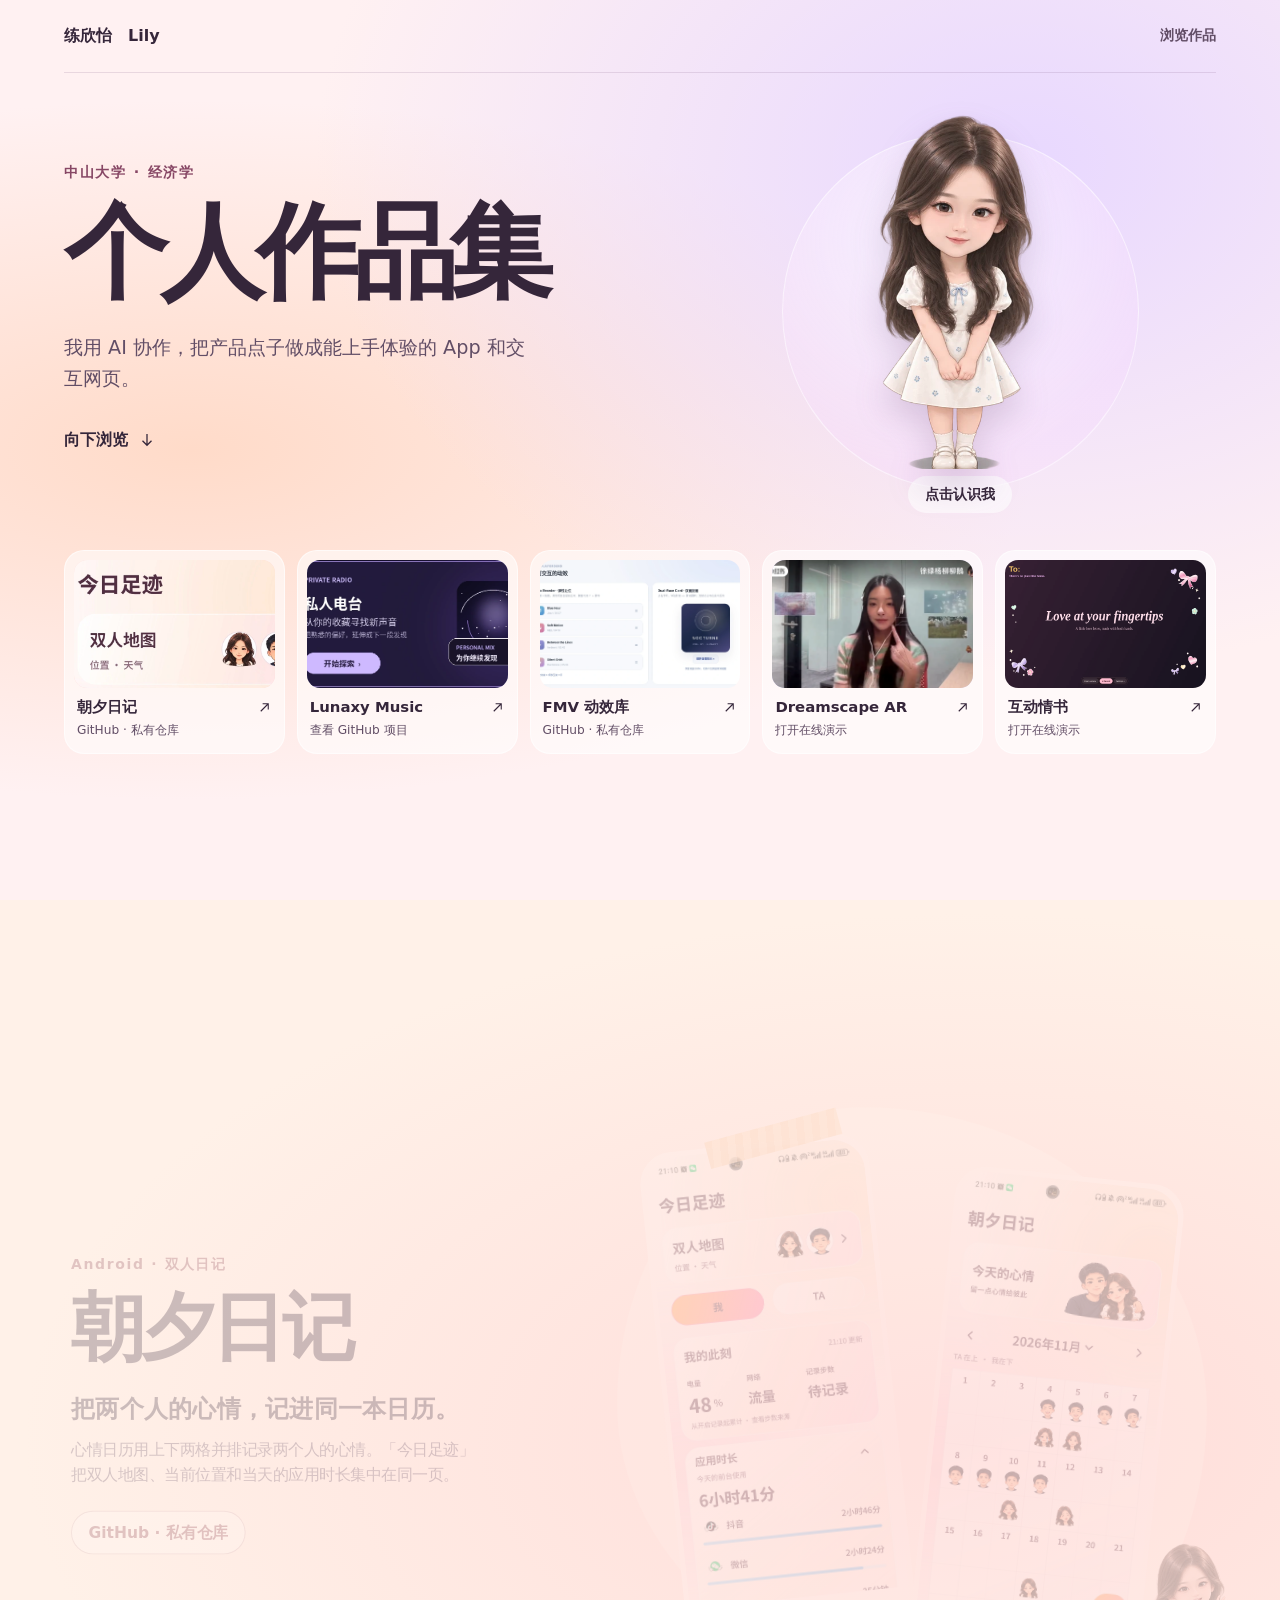
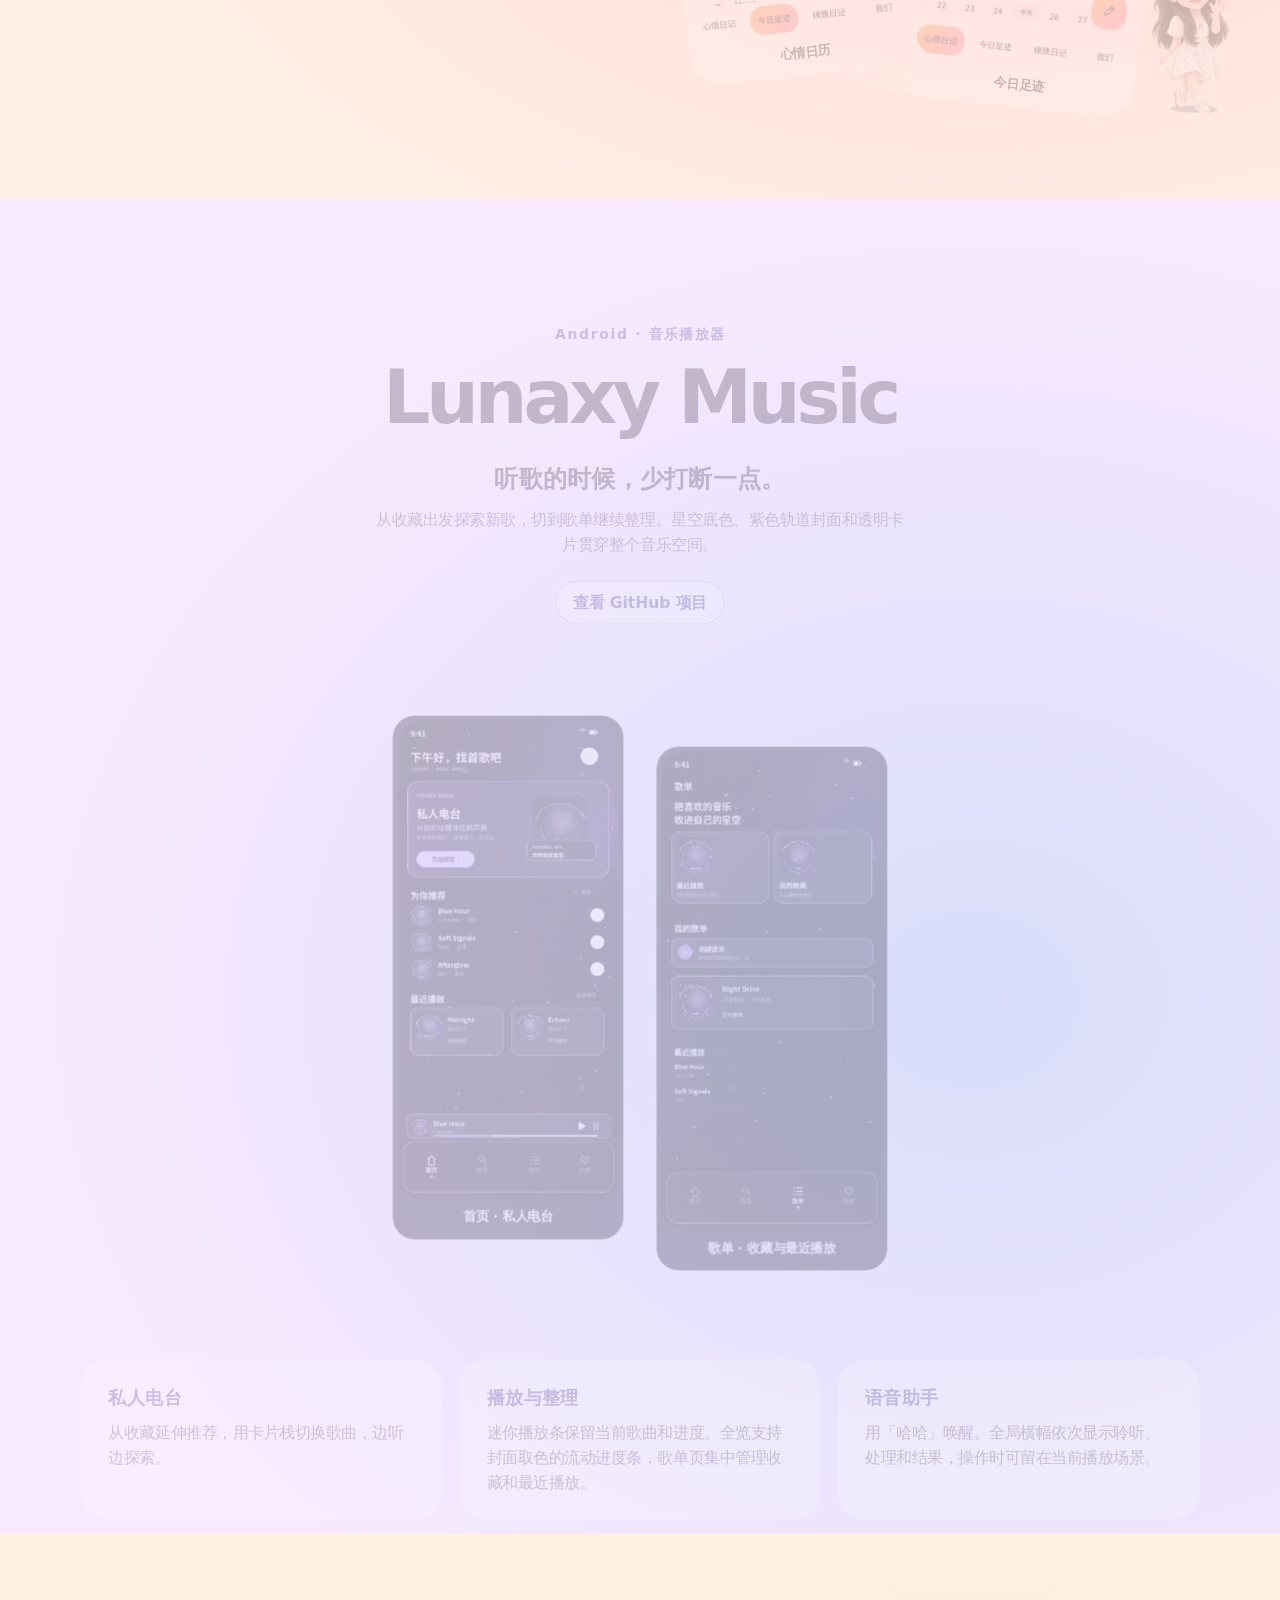
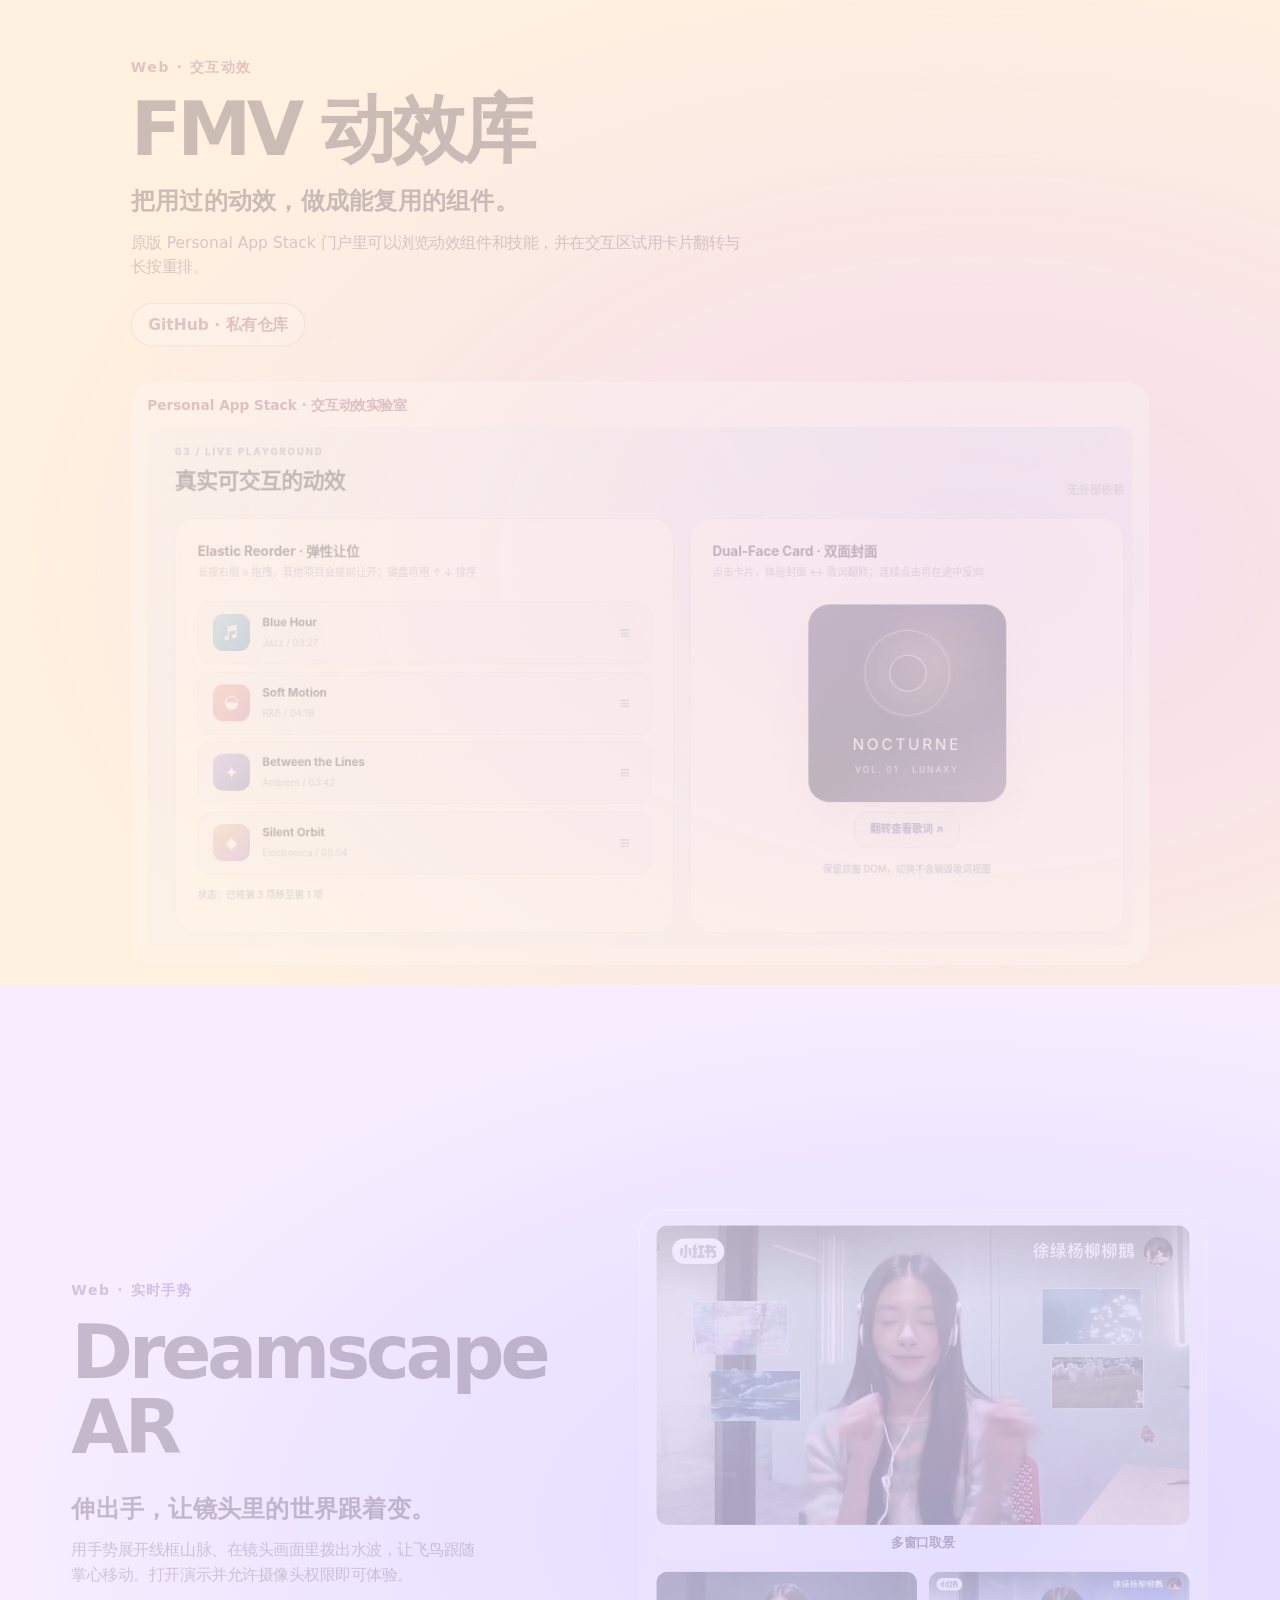
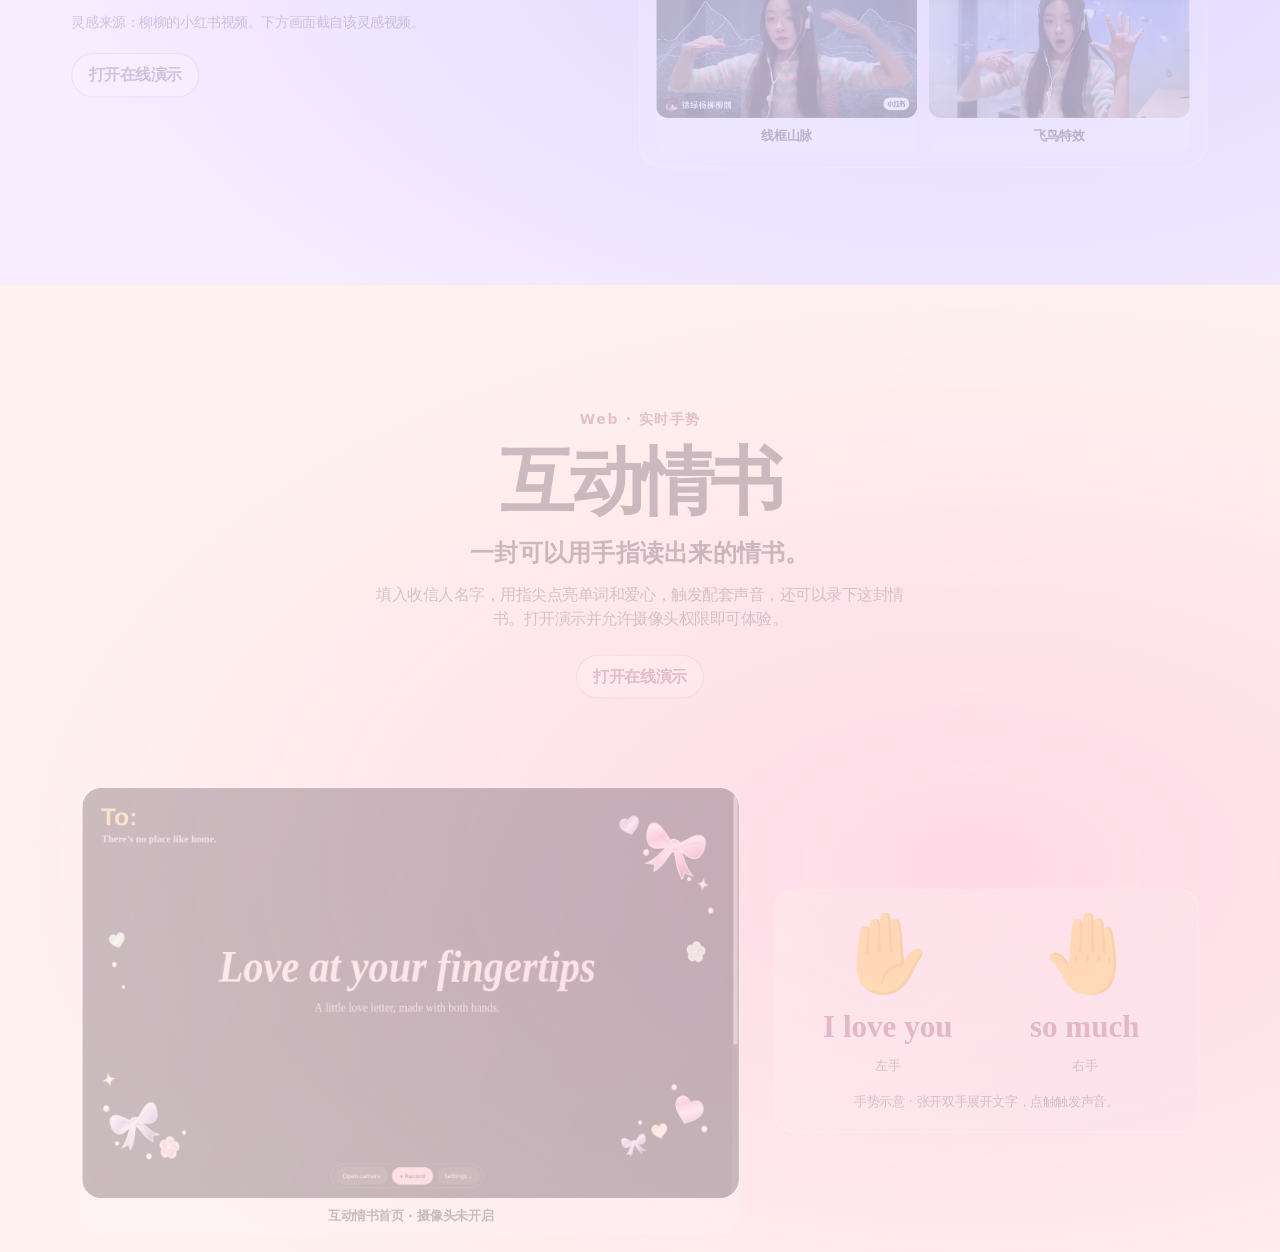
<file: portfolio/index.html>
<!doctype html>
<html lang="zh-CN">
<head>
<meta charset="utf-8">
<meta name="viewport" content="width=device-width,initial-scale=1">
<meta name="theme-color" content="#fff0ed">
<title>练欣怡　Lily · 产品作品集</title>
<meta name="description" content="练欣怡 Lily 的产品作品集，收录安卓应用、交互动效和实时手势网页。">
<link rel="stylesheet" href="styles.css">
<script defer src="motion.js"></script>
<meta name="robots" content="noindex, nofollow"></head>
<body>
<main>
<section class="hero" id="home" aria-labelledby="hero-title">
<header><a href="#home">练欣怡　Lily</a><a href="#diary">浏览作品</a></header>
<div class="heroInner">
<div class="intro"><p class="kind">中山大学 · 经济学</p><h1 id="hero-title">个人作品集</h1><p>我用 AI 协作，把产品点子做成能上手体验的 App 和交互网页。</p><a class="next" href="#diary">向下浏览 <svg width="18" height="18" viewbox="0 0 24 24" fill="none" aria-hidden="true"><path d="M12 4v15m-6-6 6 6 6-6" stroke="currentColor" stroke-width="1.7"></path></svg></a></div>
<button id="pet" class="pet" type="button" aria-haspopup="dialog" aria-controls="profile"><img id="sprite" src="assets/lily-26.webp" alt=""><span>点击认识我</span></button>
</div>
<nav class="covers" aria-label="直接打开作品"><a class="cover diary" href="https://github.com/C666249/chaoxi-diary" target="_blank" rel="noopener"><div class="thumb" aria-hidden="true"><img src="assets/diary-cover.webp" alt="朝夕日记 · 今日足迹与双人地图" loading="lazy" decoding="async"></div><div class="coverTitle"><strong>朝夕日记</strong><svg width="15" height="15" viewbox="0 0 24 24" fill="none" aria-hidden="true"><path d="M6 18 18 6M9 6h9v9" stroke="currentColor" stroke-width="1.7"></path></svg></div><span>GitHub · 私有仓库</span></a><a class="cover music" href="https://github.com/C666249/LunaxyMusic" target="_blank" rel="noopener"><div class="thumb" aria-hidden="true"><img src="assets/lunaxy-radio-cover.webp" alt="Lunaxy Music 私人电台" loading="lazy"></div><div class="coverTitle"><strong>Lunaxy Music</strong><svg width="15" height="15" viewbox="0 0 24 24" fill="none" aria-hidden="true"><path d="M6 18 18 6M9 6h9v9" stroke="currentColor" stroke-width="1.7"></path></svg></div><span>查看 GitHub 项目</span></a><a class="cover motion" href="https://github.com/C666249/personal-app-stack" target="_blank" rel="noopener"><div class="thumb" aria-hidden="true"><img src="assets/fmv-playground.webp" alt="Personal App Stack 原版交互动效实验室" loading="lazy" decoding="async"></div><div class="coverTitle"><strong>FMV 动效库</strong><svg width="15" height="15" viewbox="0 0 24 24" fill="none" aria-hidden="true"><path d="M6 18 18 6M9 6h9v9" stroke="currentColor" stroke-width="1.7"></path></svg></div><span>GitHub · 私有仓库</span></a><a class="cover dream" href="https://lily1788.github.io/dreamscape/?v=0.5.5" target="_blank" rel="noopener"><div class="thumb" aria-hidden="true"><img src="assets/dream-cover.webp" alt="Dreamscape AR 灵感视频 · 睁眼手势与多窗口效果" loading="lazy" decoding="async"></div><div class="coverTitle"><strong>Dreamscape AR</strong><svg width="15" height="15" viewbox="0 0 24 24" fill="none" aria-hidden="true"><path d="M6 18 18 6M9 6h9v9" stroke="currentColor" stroke-width="1.7"></path></svg></div><span>打开在线演示</span></a><a class="cover love" href="https://lily1788.github.io/dreamscape/love-letter/?v=9404305" target="_blank" rel="noopener"><div class="thumb" aria-hidden="true"><img src="assets/love-home.webp" alt="互动情书首页 · 摄像头未开启" loading="lazy" decoding="async"></div><div class="coverTitle"><strong>互动情书</strong><svg width="15" height="15" viewbox="0 0 24 24" fill="none" aria-hidden="true"><path d="M6 18 18 6M9 6h9v9" stroke="currentColor" stroke-width="1.7"></path></svg></div><span>打开在线演示</span></a></nav>
</section>
<section class="scene diary" id="diary" aria-labelledby="diary-title"><div class="sceneInner"><div class="copy reveal"><p class="kind">Android · 双人日记</p><h2 id="diary-title">朝夕日记</h2><p class="tag">把两个人的心情，记进同一本日历。</p><p class="desc">心情日历用上下两格并排记录两个人的心情。「今日足迹」把双人地图、当前位置和当天的应用时长集中在同一页。</p><a class="action" href="https://github.com/C666249/chaoxi-diary" target="_blank" rel="noopener">GitHub · 私有仓库</a></div><div class="scrapbook reveal"><div class="tape"></div><a class="shot" href="assets/diary-calendar.jpg" aria-label="查看大图 · 心情日历"><img src="assets/diary-calendar.jpg" alt="心情日历" loading="lazy" decoding="async"><span>心情日历</span></a><a class="shot" href="assets/diary-trail.jpg" aria-label="查看大图 · 今日足迹"><img src="assets/diary-trail.jpg" alt="今日足迹" loading="lazy" decoding="async"><span>今日足迹</span></a><img class="diary-sticker" src="assets/lily-27.webp" alt=""></div></div></section><section class="scene music" id="music" aria-labelledby="music-title"><div class="sceneInner"><div class="copy reveal"><p class="kind">Android · 音乐播放器</p><h2 id="music-title">Lunaxy Music</h2><p class="tag">听歌的时候，少打断一点。</p><p class="desc">从收藏出发探索新歌，切到歌单继续整理。星空底色、紫色轨道封面和透明卡片贯穿整个音乐空间。</p><a class="action" href="https://github.com/C666249/LunaxyMusic" target="_blank" rel="noopener">查看 GitHub 项目</a> </div><div class="lunaxy-showcase reveal" aria-label="Lunaxy 界面预览">
<a class="shot" href="assets/lunaxy-home.webp"><img src="assets/lunaxy-home.webp" alt="星空首页，含私人电台、推荐和迷你播放条" width="720" height="1560" loading="lazy" decoding="async"><span>首页 · 私人电台</span></a>
<a class="shot" href="assets/lunaxy-playlists.webp"><img src="assets/lunaxy-playlists.webp" alt="歌单页，含最近播放、收藏和自建歌单" width="720" height="1560" loading="lazy" decoding="async"><span>歌单 · 收藏与最近播放</span></a>
</div><div class="feature-grid reveal"><article><h3>私人电台</h3><p>从收藏延伸推荐，用卡片栈切换歌曲，边听边探索。</p></article><article><h3>播放与整理</h3><p>迷你播放条保留当前歌曲和进度。全览支持封面取色的流动进度条，歌单页集中管理收藏和最近播放。</p></article><article><h3>语音助手</h3><p>用「哈哈」唤醒。全局横幅依次显示聆听、处理和结果，操作时可留在当前播放场景。</p></article></div></div></section><section class="scene motion" id="motion" aria-labelledby="motion-title"><div class="sceneInner"><div class="copy reveal"><p class="kind">Web · 交互动效</p><h2 id="motion-title">FMV 动效库</h2><p class="tag">把用过的动效，做成能复用的组件。</p><p class="desc">原版 Personal App Stack 门户里可以浏览动效组件和技能，并在交互区试用卡片翻转与长按重排。</p><a class="action" href="https://github.com/C666249/personal-app-stack" target="_blank" rel="noopener">GitHub · 私有仓库</a></div><a class="browser-shot reveal" href="https://github.com/C666249/personal-app-stack" target="_blank" rel="noopener"><span>Personal App Stack · 交互动效实验室</span><img src="assets/fmv-playground.webp" alt="原版网页中的弹性让位重排与双面卡片翻转演示" loading="lazy" decoding="async"></a></div></section><section class="scene dream" id="dream" aria-labelledby="dream-title"><div class="sceneInner"><div class="copy reveal"><p class="kind">Web · 实时手势</p><h2 id="dream-title">Dreamscape AR</h2><p class="tag">伸出手，让镜头里的世界跟着变。</p><p class="desc">用手势展开线框山脉、在镜头画面里拨出水波，让飞鸟跟随掌心移动。打开演示并允许摄像头权限即可体验。</p><p class="credit">灵感来源：柳柳的小红书视频。下方画面截自该灵感视频。</p><a class="action" href="https://lily1788.github.io/dreamscape/?v=0.5.5" target="_blank" rel="noopener">打开在线演示</a></div><div class="filmstrip reveal"><a class="shot" href="assets/dream-windows.webp" aria-label="查看大图 · 多窗口取景"><img src="assets/dream-windows.webp" alt="多窗口取景" loading="lazy" decoding="async"><span>多窗口取景</span></a><a class="shot" href="assets/dream-mountains.webp" aria-label="查看大图 · 线框山脉"><img src="assets/dream-mountains.webp" alt="线框山脉" loading="lazy" decoding="async"><span>线框山脉</span></a><a class="shot" href="assets/dream-flight.webp" aria-label="查看大图 · 飞鸟特效"><img src="assets/dream-flight.webp" alt="飞鸟特效" loading="lazy" decoding="async"><span>飞鸟特效</span></a></div></div></section><section class="scene love" id="love" aria-labelledby="love-title"><div class="sceneInner"><div class="copy reveal"><p class="kind">Web · 实时手势</p><h2 id="love-title">互动情书</h2><p class="tag">一封可以用手指读出来的情书。</p><p class="desc">填入收信人名字，用指尖点亮单词和爱心，触发配套声音，还可以录下这封情书。打开演示并允许摄像头权限即可体验。</p><a class="action" href="https://lily1788.github.io/dreamscape/love-letter/?v=9404305" target="_blank" rel="noopener">打开在线演示</a></div><div class="love-preview reveal"><a class="shot" href="assets/love-home.webp" aria-label="查看大图 · 互动情书首页 · 摄像头未开启"><img src="assets/love-home.webp" alt="互动情书首页 · 摄像头未开启" loading="lazy" decoding="async"><span>互动情书首页 · 摄像头未开启</span></a><figure class="gesture-guide"><div class="gesture-pair"><div><span aria-hidden="true">✋</span><strong>I love you</strong><small>左手</small></div><div><span aria-hidden="true">🤚</span><strong>so much</strong><small>右手</small></div></div><figcaption>手势示意 · 张开双手展开文字，点触触发声音。</figcaption></figure></div></div></section>
</main>
<dialog id="profile" aria-labelledby="profile-title">
<button class="close" aria-label="关闭名片" type="button"><svg width="20" height="20" viewbox="0 0 24 24" fill="none" aria-hidden="true"><path d="m6 6 12 12M18 6 6 18" stroke="currentColor" stroke-width="1.7"></path></svg></button>
<h2 id="profile-title">练欣怡　 Lily</h2>
<p>20 岁 · 中山大学管理学院（创业学院）经济学</p>
<dl><div><dt>爱好</dt><dd>爵士舞蹈</dd></div><div><dt>主要经历</dt><dd>德勤咨询 · 数字化转型咨询实习<br>中山大学大学生创新训练项目 · 股票市场风险研究</dd></div><div><dt>主要荣誉</dt><dd>国家励志奖学金、中山大学优秀学生奖学金<br>美国大学生数学建模竞赛 M 奖<br>广东省「挑战杯」河源专项赛银奖</dd></div></dl>
</dialog>
<dialog id="gallery" aria-label="作品截图"><button class="close" type="button" aria-label="关闭截图">×</button><img alt=""><p></p></dialog></body></html>
</file>
<file: portfolio/styles.css>
:root{color-scheme:light;--ink:#35263a;--muted:#624e66;--paper:#fff5f2;font:16px/1.6 system-ui,"Microsoft YaHei",sans-serif;color:var(--ink)}
*{box-sizing:border-box}html{scroll-behavior:smooth;scroll-snap-type:y proximity}body{margin:0;background:var(--paper)}a{color:inherit;text-decoration:none}button{font:inherit;color:inherit;cursor:pointer}a:focus-visible,button:focus-visible{outline:3px solid #8d4a9a;outline-offset:5px}img{display:block;max-width:100%}.hero,.scene{scroll-snap-align:start;min-height:100svh}.hero{padding:0 max(5vw,22px) 45px;background:radial-gradient(ellipse at 80% 18%,#e8d8ff 0%,transparent 49%),radial-gradient(ellipse at 15% 50%,#ffdbc9 0%,transparent 55%),#fff1f2}header{max-width:1250px;margin:auto;display:flex;align-items:center;justify-content:space-between;padding:23px 0;border-bottom:1px solid #79577e2a;font-weight:700}header a:last-child{font-size:.9rem;color:var(--muted)}.heroInner{width:min(100%,1250px);margin:auto;min-height:clamp(380px,53vh,620px);display:grid;grid-template-columns:1.2fr 1fr;align-items:center;gap:26px}.intro p{max-width:38ch;margin:0;color:var(--muted);font-size:clamp(1rem,1.75vw,1.2rem)}.kind,.intro .kind{font-size:.9rem;font-weight:750;letter-spacing:.12em;color:var(--accent,#874765);margin:0 0 15px}.intro h1{font-size:clamp(3.4rem,8.1vw,8rem);line-height:1.03;letter-spacing:-.075em;margin:0 0 27px}.next{display:inline-flex;align-items:center;gap:10px;margin-top:25px;padding:8px 0;font-weight:700}.pet{display:grid;justify-items:center;align-content:center;gap:7px;background:none;border:0;position:relative;isolation:isolate;min-height:320px}.pet:before{content:"";position:absolute;z-index:-1;width:min(88%,355px);aspect-ratio:1;border-radius:50%;background:radial-gradient(circle at 42% 30%,#fff8,#f8daff55 70%);border:1px solid #fff8;align-self:center}.pet img{width:100%;height:clamp(245px,40vh,385px);object-fit:contain;object-position:bottom;filter:drop-shadow(0 16px 16px #64457235);transform-origin:center bottom}.pet span{border-radius:30px;background:#fff9;padding:7px 17px;font-weight:750;font-size:.9rem}.covers{max-width:1250px;margin:0 auto;display:grid;grid-template-columns:repeat(5,minmax(0,1fr));gap:12px}.cover{display:block;padding:9px 9px 12px;border:1px solid #fff9;background:#ffffff8c;border-radius:20px;min-width:0;transition:transform .35s cubic-bezier(.22,.8,.24,1.3),background .3s}.cover:hover{transform:translateY(-7px);background:#fff}.cover:active,.action:active{transform:scale(.97)}.thumb{height:clamp(66px,13vw,128px);display:grid;place-items:center;overflow:hidden;border-radius:13px;background:var(--wash)}.thumb img{width:100%;height:100%;min-height:0;object-fit:cover}.coverTitle{display:flex;align-items:center;justify-content:space-between;gap:4px;padding:8px 3px 0;font-size:.93rem}.coverTitle svg{flex:none}.cover>span{display:block;margin:2px 3px 0;font-size:.76rem;color:var(--muted)}.diary{--wash:#ffdcd9;--fade:#fff1e8;--accent:#8a4353}.music{--wash:#d8ddfa;--fade:#f8e9ff;--accent:#514391}.motion{--wash:#f4dcec;--fade:#fff0e0;--accent:#8c426a}.dream{--wash:#ded8ff;--fade:#f7edff;--accent:#634490}.love{--wash:#ffdae7;--fade:#fff1ef;--accent:#913d69}.scene{display:grid;align-items:center;padding:65px max(5vw,22px);background:radial-gradient(ellipse at 76% 60%,var(--wash),transparent 69%),var(--fade)}.sceneInner{width:min(100%,1250px);margin:auto;display:grid;grid-template-columns:1fr 1.3fr;align-items:center;gap:clamp(35px,6vw,95px)}.scene h2{font-size:clamp(2.85rem,6vw,6.4rem);line-height:1;letter-spacing:-.06em;margin:0 0 25px}.tag{font-size:clamp(1.15rem,2vw,1.55rem);font-weight:750;margin:0 0 10px}.desc{color:var(--muted);margin:0 0 24px;max-width:42ch}.action{display:inline-flex;align-items:center;min-height:45px;border:1px solid color-mix(in srgb,var(--accent),transparent 65%);background:#ffffffaa;border-radius:32px;padding:9px 17px;font-weight:700;color:var(--accent);transition:background .25s,transform .25s}.action:hover{background:#fff}figure{margin:0;min-width:0}.stage{min-height:clamp(260px,51vh,540px);display:grid;place-items:center;overflow:hidden;background:#ffffff45;border:1px solid #fff9;border-radius:clamp(24px,5vw,70px);padding:clamp(13px,3vw,36px)}.stage img{width:100%;height:auto;max-height:65vh;object-fit:contain;border-radius:18px}figcaption{text-align:center;color:var(--muted);font-size:.84rem;margin-top:11px}.animated .reveal{transition:opacity .76s ease,transform .9s cubic-bezier(.21,.74,.25,1)}.animated .scene:not(.visible) .reveal{opacity:.25;transform:translateY(54px) scale(.97)}.animated .scene figure{transition-delay:.12s}
.player{width:min(235px,72%);background:#f5edff;border:1px solid #fffe;border-radius:33px;padding:20px;color:#4c3b79;display:grid;gap:10px;text-align:center;box-shadow:0 20px 60px #6851942d;transform:rotate(-7deg)}.record{aspect-ratio:1;border-radius:19px;background:radial-gradient(circle at 50% 50%,#fff0 0 14%,#625393 15% 21%,#fff0 22%),repeating-radial-gradient(circle at center,#fff3 0 2px,#fff0 2px 7px),linear-gradient(145deg,#fbcde5,#9a83c6,#5a658a)}.player i{height:4px;border-radius:5px;background:linear-gradient(90deg,#a875be 68%,#e2d4f0 68%)}.thumb .player{width:62%;padding:7px;border-radius:12px;gap:5px}.thumb .record{aspect-ratio:2;border-radius:5px}.thumb .player b,.thumb .player span{display:none}.motionDemo{width:min(100%,333px);display:grid;justify-items:center;gap:20px}.fan{width:74%;height:130px;position:relative;display:grid;place-items:center}.fan i{position:absolute;width:75%;height:90%;border-radius:23px;border:1px solid #fff;background:linear-gradient(145deg,#ffd2df,#eda8d7);transform:rotate(-13deg) translateX(-10%)}.fan i:nth-child(2){background:linear-gradient(145deg,#f7e9ff,#c7b1ea);transform:rotate(13deg) translateX(10%)}.fan i:nth-child(3){background:linear-gradient(145deg,#fff6e8,#ffcbb6);transform:translateY(12%)}.thumb .fan{height:60%;width:56%}.thumb .fan i{border-radius:9px}.tabs{display:grid;grid-template-columns:1fr 1fr;position:relative;isolation:isolate;width:90%;padding:5px;border-radius:50px;background:#efdae7}.tabs:before{content:"";position:absolute;inset:5px auto 5px 5px;width:calc(50% - 5px);z-index:-1;border-radius:50px;background:#fff8fc;transition:transform .55s cubic-bezier(.22,.85,.2,1.35)}.tabs:has(button:nth-child(2)[aria-pressed=true]):before{transform:translateX(100%)}.tabs button{border:0;background:none;padding:10px;border-radius:50px}.tabs [aria-pressed=true]{font-weight:750}.landscape{position:relative;isolation:isolate;width:100%;height:100%;min-height:160px;overflow:hidden;border-radius:38px;background:linear-gradient(#d9c7fe,#f1cce8 63%,#fae0e9)}.landscape b{position:absolute;top:9%;left:42%;width:24%;aspect-ratio:1;border-radius:50%;background:linear-gradient(#fff7ef,#f9b9e5)}.landscape i{position:absolute;z-index:1;inset:12% -8% -6%;clip-path:polygon(0 76%,17% 58%,33% 75%,57% 24%,70% 61%,81% 44%,100% 77%,100% 100%,0 100%);background:repeating-linear-gradient(31deg,#fdf4ff66 0 1px,transparent 1px 27px),linear-gradient(#aa84d7,#7975bb)}.landscape i:nth-child(2){transform:translate(-18%,25%) scale(1.08);opacity:.65}.landscape i:nth-child(3){transform:translate(20%,24%);opacity:.6}.thumb .landscape{min-height:0;border-radius:0}.envelope{width:78%;max-width:380px;padding:9%;border-radius:25px;background:linear-gradient(145deg,#f5aecb,#e08fb7);transform:rotate(-6deg);text-align:center}.envelope>div{position:relative;padding:9%;background:#ffeef5;color:#903c64;border-radius:10px}.envelope em{display:block;font:italic clamp(1.5rem,5vw,4rem)/.95 Georgia,serif}.envelope span{position:absolute;right:2%;bottom:-12%;font-size:clamp(1.25rem,3vw,2.6rem)}.thumb .envelope{width:72%;padding:4%}.thumb .envelope em{font-size:clamp(.85rem,2vw,1.8rem)}.thumb .envelope small{font-size:.65rem}
dialog{margin:auto;width:min(91vw,510px);max-height:88svh;padding:clamp(22px,5vw,40px);border:1px solid #fff;border-radius:27px;background:#fff2f5;color:var(--ink);box-shadow:0 22px 90px #583b6340}dialog[open]{animation:appear .4s cubic-bezier(.21,.8,.25,1.18) both}@keyframes appear{from{opacity:0;transform:translateY(20px) scale(.92)}to{opacity:1;transform:none}}dialog::backdrop{background:#5b3a6535;backdrop-filter:blur(5px)}dialog h2{margin:0 28px 4px 0;font-size:clamp(1.5rem,4vw,2.15rem)}dialog p{margin:0;color:var(--muted)}.close{position:absolute;right:14px;top:14px;display:grid;place-items:center;border:0;background:#f4dfec;border-radius:50%;width:40px;height:40px}dl{margin-bottom:0}dl div{border-top:1px solid #e7cadc;padding:11px 0}dt{font-weight:750;color:#804673}dd{margin:3px 0 0}
@media(max-width:760px){html{scroll-snap-type:none}.heroInner{min-height:0;gap:6px;grid-template-columns:1.1fr .9fr;padding:25px 0 15px}.intro h1{font-size:clamp(2.35rem,8vw,4rem);margin-bottom:14px}.intro .kind{margin-bottom:8px;letter-spacing:0}.next{margin-top:10px}.pet{min-height:205px}.pet img{height:clamp(142px,31vw,260px)}.pet span{font-size:.76rem;padding:5px 9px}.covers{grid-template-columns:repeat(2,minmax(0,1fr));gap:9px}.coverTitle{font-size:.86rem}.cover>span{font-size:.72rem}.thumb{height:clamp(65px,15vw,110px)}.scene{padding-top:42px;padding-bottom:42px}.sceneInner{grid-template-columns:1fr;gap:22px}.scene h2{margin-bottom:13px}.stage{min-height:240px}.stage .landscape{min-height:225px}}
@media(prefers-reduced-motion:reduce){html{scroll-behavior:auto;scroll-snap-type:none}*,*::before{animation:none!important;transition:none!important}.animated .scene:not(.visible) .reveal{opacity:1;transform:none}}
@media(min-width:1000px){dialog{position:fixed;inset:18vh max(7vw,24px) auto auto;margin:0}}
.musicMark{color:#4b3c7f;font-size:clamp(1rem,2.5vw,2rem);font-weight:850;line-height:1;letter-spacing:-.05em}
.scene .shot{display:block;position:relative;min-width:0;transition:transform .35s cubic-bezier(.22,.75,.25,1.15)}
.shot img,.browser-shot img{width:100%;border-radius:inherit}
.shot span{display:block;padding:.46rem .6rem;text-align:center;font-size:.83rem;font-weight:700}
.scene .shot:hover,.scene .shot:focus-visible{z-index:2;transform:translateY(-8px) rotate(0)}
.scrapbook{position:relative;display:grid;grid-template-columns:1fr 1fr;gap:7%;align-items:center;padding:6% 8% 4%;background:#fff8f0a8;border-radius:42% 58% 37% 63% / 50% 51% 49% 50%}
.scrapbook .shot{background:#fff7f4;border:5px solid #fff7f4;border-radius:clamp(16px,3vw,33px);transform:rotate(-6deg)}
.scrapbook .shot:nth-of-type(2){transform:translateY(6%) rotate(6deg)}
.scrapbook img:not(.diary-sticker){max-height:61svh;object-fit:contain}
.tape{position:absolute;z-index:3;top:3%;left:15%;width:23%;height:28px;background:repeating-linear-gradient(100deg,#f6bf85a0 0 8px,#fcd6abbb 8px 16px);transform:rotate(-15deg);pointer-events:none}
.diary-sticker{position:absolute;z-index:3;bottom:-2%;right:-4%;width:15%;pointer-events:none}
.scene.music .sceneInner,.scene.motion .sceneInner,.scene.love .sceneInner{grid-template-columns:1fr}
.scene.music .copy,.scene.love .copy{text-align:center}.scene.music .desc,.scene.love .desc{margin-inline:auto;max-width:55ch}
.feature-grid{display:grid;grid-template-columns:repeat(3,1fr);gap:18px}.feature-grid article{padding:24px 27px;border-radius:28px;border:1px solid #fff;background:#fffc;min-width:0}.feature-grid h3{margin:0 0 8px;color:var(--accent)}.feature-grid p{margin:0;color:var(--muted)}
.scene.motion .sceneInner{max-width:1050px;gap:22px}.scene.motion .desc{max-width:62ch}.scene.motion h2,.scene.love h2{margin-bottom:14px}
.browser-shot{background:#fffdfb;border:1px solid #fff;padding:12px 16px 17px;border-radius:24px;overflow:hidden}.browser-shot span{display:block;margin:0 0 10px;font-size:.88rem;color:var(--accent);font-weight:700}.browser-shot img{height:clamp(180px,41vh,430px);object-fit:contain;object-position:center;background:#eadbeb;border-radius:12px}
.scene.dream .sceneInner{grid-template-columns:.75fr 1.45fr}
.filmstrip{position:relative;display:grid;grid-template-columns:1fr 1fr;gap:12px;padding:15px 17px;border:1px solid #fff;border-radius:25px;background:#f5edff}.filmstrip .shot{background:#fff8;border-radius:12px;overflow:hidden}.filmstrip .shot:first-child{grid-column:1/-1}.filmstrip .shot:first-child img{max-height:37vh;object-fit:cover}.filmstrip .shot img{aspect-ratio:16/9;object-fit:cover}.film-asset{position:absolute;right:-2%;top:-7%;width:18%;border:5px solid white;border-radius:13px;transform:rotate(9deg);pointer-events:none}
.love-gallery{position:relative;display:grid;align-items:center;grid-template-columns:1fr 1.4fr 1fr;gap:14px;perspective:900px}.love-gallery .shot{background:#fff;border-radius:14px;border:7px solid #fff}.love-gallery .shot:first-of-type{grid-column:2;grid-row:1;z-index:1}.love-gallery .shot:nth-of-type(2){grid-column:1;grid-row:1;transform:rotate(-7deg) translateY(12%)}.love-gallery .shot:last-child{grid-column:3;grid-row:1;transform:rotate(7deg) translateY(12%)}.ribbon{position:absolute;inset:10% 1% 6%;border-radius:50%;border-top:3px solid #f5aac7;transform:rotate(-8deg)}
.animated .scene.visible .scrapbook .shot,.animated .scene.visible .feature-grid article,.animated .scene.visible .love-gallery .shot,.animated .scene.visible .filmstrip .shot{animation:arrive .8s .15s cubic-bezier(.18,.7,.23,1) both}.animated .scene.visible :is(.feature-grid article,.filmstrip .shot,.love-gallery .shot):nth-of-type(2){animation-delay:.28s}.animated .scene.visible :is(.feature-grid article,.filmstrip .shot,.love-gallery .shot):nth-of-type(3){animation-delay:.42s}@keyframes arrive{from{opacity:0;translate:0 30px;scale:.93}to{opacity:1;translate:0 0;scale:1}}
#gallery{inset:0;margin:auto;width:max-content;max-width:94vw;padding:15px;background:#fff8fa}#gallery img{max-width:min(86vw,1060px);max-height:77svh;object-fit:contain;border-radius:12px}#gallery p{text-align:center;margin-top:5px}#gallery .close{z-index:1;background:#fff;font-size:1.4rem}
@media(max-width:760px){.scene.dream .sceneInner{grid-template-columns:1fr}.feature-grid{grid-template-columns:1fr;gap:10px}.feature-grid article{padding:14px 18px}.love-gallery{grid-template-columns:1fr 1fr}.love-gallery .shot:first-of-type{grid-column:1/-1;grid-row:1}.love-gallery .shot:nth-of-type(2){grid-column:1;grid-row:2;transform:rotate(-3deg)}.love-gallery .shot:last-child{grid-column:2;grid-row:2;transform:rotate(3deg)}.scrapbook{padding:6% 4%}.film-asset{right:0;top:-4%}}
.credit{font-size:.89rem;color:var(--accent);margin:0 0 21px}
.love-preview{display:grid;grid-template-columns:minmax(0,1.55fr) minmax(0,1fr);align-items:center;gap:clamp(14px,3vw,35px)}
.love-preview .shot,.gesture-guide{border:1px solid #fff;border-radius:20px;background:#fff7fb;overflow:hidden;margin:0}
.gesture-guide{padding:20px;text-align:center;background:linear-gradient(145deg,#fffbef,#f9e1f3)}
.gesture-pair{display:grid;grid-template-columns:1fr 1fr;gap:10px;color:var(--accent)}
.gesture-pair div{display:grid;justify-items:center;gap:4px}
.gesture-pair span{font-size:clamp(35px,6vw,78px);line-height:1.2}
.gesture-pair strong{font-family:Georgia,serif;font-size:clamp(16px,2.5vw,32px)}
.gesture-guide figcaption{margin-top:16px;color:var(--muted);font-size:.83rem}
@media(max-width:660px){.love-preview{grid-template-columns:1fr}}
/* Keep the selected content in view across the cover sizes. */
.cover.diary .thumb img{object-position:50% 50%}
.cover.dream .thumb img{object-position:50% 44%}
.cover.motion .thumb img{object-position:50% 50%}
.browser-shot img{height:auto;aspect-ratio:1036/548;object-fit:cover;background:transparent}
.cover.diary .thumb img{object-position:left center}
.cover.music .thumb img{object-position:24% center}
.lunaxy-showcase{display:grid;grid-template-columns:repeat(2,minmax(0,240px));justify-content:center;align-items:start;gap:clamp(10px,3vw,32px)}
.lunaxy-showcase .shot{padding:5px;border:1px solid #fff;border-radius:clamp(12px,2.5vw,24px);color:#f5edff;background:#161129}
.lunaxy-showcase img{height:auto;aspect-ratio:720/1560}
.lunaxy-showcase .shot:nth-child(2){margin-top:clamp(10px,3vw,32px)}
</file>
